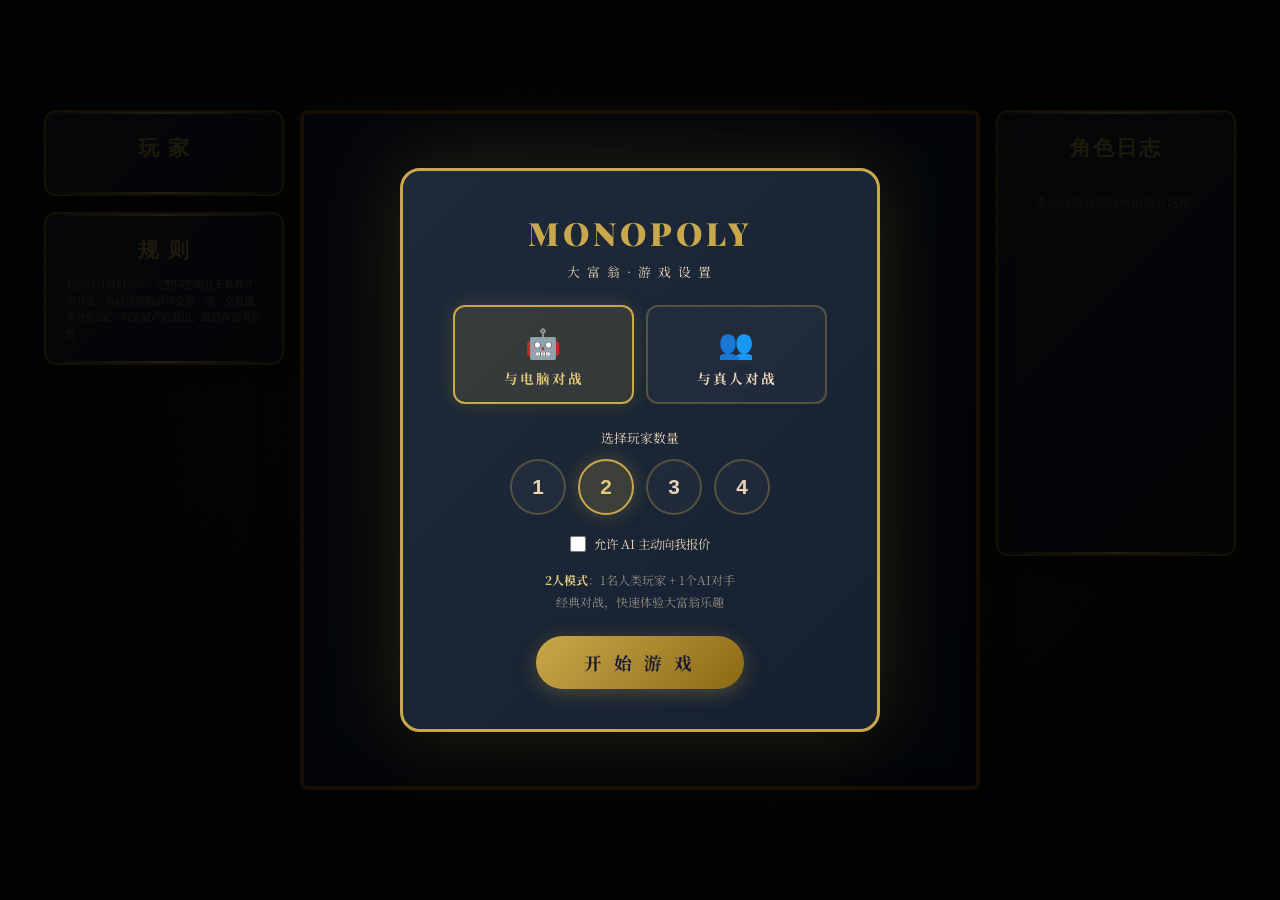
<file: monopoly.html>
<!DOCTYPE html>
<html lang="zh-CN">
<head>
<meta charset="UTF-8">
<meta name="viewport" content="width=device-width, initial-scale=1.0">
<title>大富翁 - Monopoly</title>
<link href="https://fonts.googleapis.com/css2?family=Playfair+Display:wght@400;700;900&family=Noto+Serif+SC:wght@400;600;700;900&family=Cormorant+Garamond:wght@400;600;700&display=swap" rel="stylesheet">
<style>
:root {
  --gold: #c9a84c;
  --gold-light: #e0c97f;
  --gold-dark: #8b6914;
  --bg: #1a1a2e;
  --text: #e8d5b7;
  --text-light: #f5ecd7;
  --red: #c0392b;
  --red-light: #e74c3c;
  --green: #27ae60;
  --blue: #2980b9;
  --orange: #e67e22;
  --pink: #e84393;
  --brown: #8b4513;
  --light-blue: #87ceeb;
  --dark-blue: #1a237e;
  --railroad: #555;
  --utility: #aaa;
  --p4-yellow: #f1c40f;
  --p4-green: #27ae60;
}

* { margin: 0; padding: 0; box-sizing: border-box; }

body {
  background: radial-gradient(ellipse at center, #1a1a2e 0%, #0a0a15 70%);
  min-height: 100vh;
  display: flex;
  justify-content: center;
  align-items: center;
  font-family: 'Noto Serif SC', 'Playfair Display', serif;
  overflow-x: hidden;
  position: relative;
}
body::before {
  content: '';
  position: fixed;
  inset: 0;
  pointer-events: none;
  z-index: 0;
  background:
    repeating-linear-gradient(45deg, transparent, transparent 2px, rgba(201,168,76,0.025) 2px, rgba(201,168,76,0.025) 4px),
    repeating-linear-gradient(-45deg, transparent, transparent 2px, rgba(201,168,76,0.025) 2px, rgba(201,168,76,0.025) 4px),
    radial-gradient(ellipse at 30% 20%, rgba(201,168,76,0.04) 0%, transparent 50%),
    radial-gradient(ellipse at 70% 80%, rgba(201,168,76,0.03) 0%, transparent 50%);
}
body::after {
  content: '';
  position: fixed;
  inset: 0;
  pointer-events: none;
  z-index: 0;
  background: url("data:image/svg+xml,%3Csvg viewBox='0 0 256 256' xmlns='http://www.w3.org/2000/svg'%3E%3Cfilter id='n'%3E%3CfeTurbulence type='fractalNoise' baseFrequency='0.9' numOctaves='4' stitchTiles='stitch'/%3E%3C/filter%3E%3Crect width='100%25' height='100%25' filter='url(%23n)' opacity='0.03'/%3E%3C/svg%3E");
  opacity: 0.6;
}

.game-wrapper { display: flex; gap: 24px; align-items: flex-start; padding: 20px; position: relative; z-index: 1; }

.side-panel,
.right-panel {
  display: flex;
  flex-direction: column;
  gap: 16px;
  width: 260px;
  min-width: 240px;
  max-width: 280px;
}

.right-panel #propertyPanel {
  width: 100%;
}

.log-panel {
  width: 100%;
  min-height: 260px;
}

.game-log-list {
  height: 360px;
  overflow-y: auto;
  overscroll-behavior: contain;
  -webkit-overflow-scrolling: touch;
  scrollbar-width: thin;
  scrollbar-color: var(--gold-dark) rgba(255,255,255,0.04);
  padding-right: 6px;
  scroll-behavior: smooth;
}

.game-log-list::-webkit-scrollbar { width: 8px; }
.game-log-list::-webkit-scrollbar-track { background: rgba(255,255,255,0.04); border-radius: 4px; }
.game-log-list::-webkit-scrollbar-thumb { background: var(--gold-dark); border-radius: 4px; }

.game-log-empty {
  color: rgba(232,213,183,0.45);
  font-size: 0.75rem;
  line-height: 1.6;
  padding: 18px 4px;
  text-align: center;
}

.game-log-entry {
  display: grid;
  grid-template-columns: 38px 18px minmax(0, 1fr);
  gap: 6px;
  align-items: start;
  padding: 9px 2px;
  border-bottom: 1px solid rgba(201,168,76,0.13);
}

.game-log-entry:last-child { border-bottom: none; }
.game-log-time { color: rgba(232,213,183,0.42); font-size: 0.65rem; line-height: 1.5; }
.game-log-icon { font-size: 0.78rem; line-height: 1.35; text-align: center; }
.game-log-copy { min-width: 0; font-size: 0.7rem; line-height: 1.5; color: var(--text); overflow-wrap: anywhere; }
.game-log-actor { color: var(--text-light); font-weight: 700; margin-right: 4px; }
.game-log-entry.type-gain .game-log-copy { color: #82e0aa; }
.game-log-entry.type-loss .game-log-copy { color: #ff9b90; }
.game-log-entry.type-property .game-log-copy,
.game-log-entry.type-building .game-log-copy,
.game-log-entry.type-auction .game-log-copy { color: var(--gold-light); }
.game-log-entry.type-jail .game-log-copy { color: #f5b56b; }
.game-log-entry.type-card .game-log-copy { color: #8fd3ff; }
.game-log-entry.type-system .game-log-copy { color: rgba(232,213,183,0.72); }

.game-log-new {
  display: none;
  width: 100%;
  margin-top: 10px;
  padding: 7px 10px;
  border: 1px solid var(--gold-dark);
  border-radius: 6px;
  background: rgba(201,168,76,0.12);
  color: var(--gold-light);
  font: inherit;
  font-size: 0.72rem;
  cursor: pointer;
}

.game-log-new.visible { display: block; animation: fadeIn 0.2s ease-out; }

.panel-card {
  background: linear-gradient(135deg, #1e2a3a 0%, #162030 100%);
  border: 2px solid var(--gold-dark);
  border-radius: 12px;
  padding: 20px;
  position: relative;
  overflow: hidden;
  box-shadow: 0 4px 20px rgba(0,0,0,0.5), inset 0 1px 0 rgba(201,168,76,0.1);
}

.panel-card::before, .panel-card::after {
  content: '';
  position: absolute;
  left: 0; right: 0;
  height: 2px;
  background: linear-gradient(90deg, transparent, var(--gold-light), transparent);
}
.panel-card::before { top: 0; }
.panel-card::after { bottom: 0; }

.panel-title {
  font-family: 'Playfair Display', serif;
  color: var(--gold);
  font-size: 1.3rem;
  font-weight: 700;
  text-align: center;
  letter-spacing: 2px;
  margin-bottom: 12px;
}

.player-item {
  display: flex;
  align-items: center;
  gap: 12px;
  padding: 10px 14px;
  border-radius: 8px;
  background: rgba(255,255,255,0.03);
  border: 1px solid rgba(201,168,76,0.15);
  transition: all 0.3s;
  margin-bottom: 6px;
}

.player-item.active {
  border-color: var(--gold);
  background: rgba(201,168,76,0.08);
  box-shadow: 0 0 20px rgba(201,168,76,0.15);
}

.player-token {
  width: 38px; height: 38px;
  border-radius: 50%;
  display: flex;
  align-items: center;
  justify-content: center;
  font-weight: 900;
  font-size: 1rem;
  color: white;
  flex-shrink: 0;
  box-shadow: 0 3px 10px rgba(0,0,0,0.4);
  position: relative;
}

.player-token::after {
  content: '';
  position: absolute;
  inset: -3px;
  border-radius: 50%;
  border: 2px solid rgba(255,255,255,0.3);
}

.player-details { flex: 1; min-width: 0; }
.player-name { color: var(--text-light); font-weight: 600; font-size: 0.9rem; }
.player-money {
  color: var(--gold-light);
  font-family: 'Cormorant Garamond', serif;
  font-size: 1.1rem;
  font-weight: 700;
}
.player-props { color: rgba(232,213,183,0.5); font-size: 0.7rem; margin-top: 2px; }

/* ===== BOARD ===== */
.board-outer {
  background: linear-gradient(135deg, #1a2744 0%, #0d1b36 100%);
  border: 4px solid var(--gold-dark);
  border-radius: 8px;
  padding: 6px;
  box-shadow: 0 0 40px rgba(201,168,76,0.15), 0 10px 40px rgba(0,0,0,0.6), inset 0 0 30px rgba(0,0,0,0.3);
}

.board-grid {
  display: grid;
  grid-template-columns: repeat(11, 1fr);
  grid-template-rows: repeat(11, 1fr);
  width: 660px; height: 660px;
  gap: 2px;
  position: relative;
}

.center-area {
  grid-column: 2 / 11; grid-row: 2 / 11;
  background: linear-gradient(135deg, #0d1b36 0%, #091428 100%);
  border: 2px solid rgba(201,168,76,0.2);
  border-radius: 4px;
  display: flex;
  flex-direction: column;
  align-items: center;
  justify-content: center;
  gap: 16px;
  position: relative;
  overflow: hidden;
}

.center-area::before {
  content: '大 富 翁';
  position: absolute;
  font-family: 'Playfair Display', serif;
  font-size: 3.5rem;
  font-weight: 900;
  color: rgba(201,168,76,0.08);
  letter-spacing: 10px;
  transform: rotate(-15deg);
  white-space: nowrap;
}

.game-logo {
  font-family: 'Playfair Display', serif;
  font-size: 2rem;
  font-weight: 900;
  color: var(--gold);
  text-align: center;
  letter-spacing: 6px;
  text-shadow: 0 0 20px rgba(201,168,76,0.3);
  z-index: 1;
}

.game-logo .sub { display: block; font-size: 0.7rem; letter-spacing: 4px; font-weight: 400; color: rgba(201,168,76,0.6); }

.dice-container { display: flex; justify-content: center; gap: 14px; margin: 8px 0; }

.dice {
  width: 52px; height: 52px;
  background: linear-gradient(145deg, #faf3e0, #e8d5b7);
  border-radius: 10px;
  display: grid;
  grid-template-columns: repeat(3, 1fr);
  grid-template-rows: repeat(3, 1fr);
  padding: 6px;
  box-shadow: 0 4px 15px rgba(0,0,0,0.5), inset 0 -2px 3px rgba(0,0,0,0.1);
  align-items: center; justify-items: center;
}

.dice.rolling { animation: diceRoll 0.5s ease-out; }

@keyframes diceRoll {
  0% { transform: rotate(0deg) scale(1); }
  25% { transform: rotate(90deg) scale(1.15); }
  50% { transform: rotate(200deg) scale(1.1); }
  75% { transform: rotate(310deg) scale(1.15); }
  100% { transform: rotate(360deg) scale(1); }
}

.dot { width: 10px; height: 10px; background: #2c1810; border-radius: 50%; }

.btn-roll {
  background: linear-gradient(135deg, var(--gold), var(--gold-dark));
  color: #1a1a2e;
  border: none;
  padding: 12px 36px;
  font-family: 'Noto Serif SC', serif;
  font-size: 1rem;
  font-weight: 700;
  border-radius: 50px;
  cursor: pointer;
  letter-spacing: 3px;
  box-shadow: 0 4px 15px rgba(201,168,76,0.3);
  transition: all 0.3s;
  z-index: 1;
}

.btn-roll:hover { transform: translateY(-2px); box-shadow: 0 6px 25px rgba(201,168,76,0.5); }
.btn-roll:active { transform: translateY(0); }
.btn-roll:disabled { opacity: 0.5; cursor: not-allowed; transform: none; }

.game-status { color: var(--text); font-size: 0.85rem; text-align: center; z-index: 1; min-height: 1.5em; }

/* ===== CELLS ===== */
.cell {
  border-radius: 3px;
  display: flex;
  flex-direction: column;
  align-items: center;
  justify-content: center;
  font-size: 0.55rem;
  text-align: center;
  cursor: pointer;
  transition: all 0.2s;
  position: relative;
  overflow: hidden;
  border: 1px solid rgba(201,168,76,0.1);
}

.cell:hover { z-index: 10; transform: scale(1.08); box-shadow: 0 0 15px rgba(201,168,76,0.3); }

.cell .color-bar { position: absolute; bottom: 0; left: 0; right: 0; height: 4px; }
.cell .cell-name {
  font-weight: 700;
  line-height: 1.2;
  font-size: 0.55rem;
  color: #f0e6d3;
  text-shadow: 0 1px 2px rgba(0,0,0,0.6);
  padding: 0 2px;
}
.cell .cell-price { font-size: 0.4rem; color: rgba(255,255,255,0.55); }

/* Color-coded cell names by property group */
.cell.property .cell-name { color: #f0e6d3; }
.cell.corner .cell-name { color: #e0c97f; font-size: 0.65rem; text-shadow: 0 0 6px rgba(201,168,76,0.4); }
.cell.chance .cell-name { color: #f5a098; }
.cell.chest .cell-name { color: #82e0aa; }
.cell.tax .cell-name { color: #f0c0a0; }
.cell.railroad .cell-name { color: #c0c0c0; }
.cell.utility .cell-name { color: #e0d8c8; }

.cell.corner { font-size: 0.65rem; font-weight: 700; letter-spacing: 1px; background: rgba(201,168,76,0.08) !important; border-color: rgba(201,168,76,0.3); }
.cell.property { background: rgba(255,255,255,0.03); }
.cell.chance { background: rgba(231,76,60,0.08); border-color: rgba(231,76,60,0.2); }
.cell.chest { background: rgba(46,204,113,0.08); border-color: rgba(46,204,113,0.2); }
.cell.tax { background: rgba(255,255,255,0.05); }
.cell.railroad { background: rgba(255,255,255,0.05); }
.cell.utility { background: rgba(255,255,255,0.05); }

.cell .tokens-on-cell { display: flex; gap: 1px; position: absolute; top: 2px; }
.cell .mini-token { width: 12px; height: 12px; border-radius: 50%; border: 1px solid rgba(255,255,255,0.5); }

.cell.owned { box-shadow: inset 0 0 8px rgba(201,168,76,0.2); }

/* Teleport mode highlight */
.cell.teleport-target {
  animation: teleportPulse 0.8s ease-in-out infinite;
  border-color: rgba(46, 204, 113, 0.5) !important;
  box-shadow: 0 0 12px rgba(46, 204, 113, 0.3), inset 0 0 8px rgba(46, 204, 113, 0.1);
}

.cell.teleport-target:hover {
  border-color: rgba(46, 204, 113, 0.9) !important;
  box-shadow: 0 0 25px rgba(46, 204, 113, 0.6), inset 0 0 15px rgba(46, 204, 113, 0.2);
  transform: scale(1.1);
  z-index: 15;
}

@keyframes teleportPulse {
  0%, 100% { box-shadow: 0 0 8px rgba(46, 204, 113, 0.2), inset 0 0 6px rgba(46, 204, 113, 0.08); }
  50% { box-shadow: 0 0 18px rgba(46, 204, 113, 0.45), inset 0 0 12px rgba(46, 204, 113, 0.15); }
}

/* House icons */
.cell .houses-row {
  display: flex;
  gap: 1px;
  position: absolute;
  bottom: 5px;
  left: 50%;
  transform: translateX(-50%);
}

.cell .house-icon {
  width: 6px; height: 6px;
  background: #2ecc71;
  border: 1px solid #27ae60;
  clip-path: polygon(0% 100%, 0% 40%, 50% 0%, 100% 40%, 100% 100%);
}

.cell .hotel-icon {
  width: 10px; height: 7px;
  background: #e74c3c;
  border: 1px solid #c0392b;
  border-radius: 2px;
}

/* ===== CELL HIGHLIGHT ===== */
.cell.current-pos {
  animation: cellGlow 1.2s ease-in-out infinite;
  z-index: 5;
}

@keyframes cellGlow {
  0%, 100% { box-shadow: 0 0 8px rgba(201,168,76,0.4), inset 0 0 8px rgba(201,168,76,0.15); }
  50% { box-shadow: 0 0 20px rgba(201,168,76,0.8), 0 0 35px rgba(201,168,76,0.4), inset 0 0 15px rgba(201,168,76,0.25); }
}

/* ===== PENALTY ANIMATION ===== */
#penaltyContainer {
  position: fixed;
  top: clamp(76px, 9vh, 112px);
  right: clamp(16px, 2.5vw, 38px);
  z-index: 270;
  display: flex;
  flex-direction: column;
  align-items: flex-end;
  gap: 10px;
  pointer-events: none;
}

.penalty-overlay {
  width: min(310px, calc(100vw - 32px));
  pointer-events: none;
}

.penalty-burst {
  display: flex;
  align-items: center;
  justify-content: space-between;
  width: 100%;
  min-height: 68px;
  padding: 12px 18px 12px 16px;
  gap: 14px;
  background: linear-gradient(135deg, rgba(45,20,25,0.98), rgba(27,23,33,0.98));
  border: 1px solid rgba(255,97,88,0.65);
  border-left: 4px solid #ff4f45;
  border-radius: 6px;
  box-shadow: 0 12px 32px rgba(0,0,0,0.52), 0 0 20px rgba(231,76,60,0.16);
  animation: penaltySlideIn 0.38s cubic-bezier(0.2, 0.85, 0.25, 1);
}

.penalty-amount {
  font-family: 'Cormorant Garamond', serif;
  font-size: 2.35rem;
  line-height: 1;
  font-weight: 900;
  color: #ff6259;
  text-shadow: 0 0 18px rgba(231,76,60,0.42), 0 3px 8px rgba(0,0,0,0.45);
  white-space: nowrap;
}

.penalty-label {
  font-size: 0.9rem;
  color: var(--text-light);
  letter-spacing: 1px;
  white-space: nowrap;
}

.penalty-overlay.fade-out {
  animation: penaltySlideOut 0.28s ease-in forwards;
}

@keyframes penaltySlideIn {
  from { transform: translateX(calc(100% + 48px)); opacity: 0; }
  to { transform: translateX(0); opacity: 1; }
}

@keyframes penaltySlideOut {
  from { transform: translateX(0); opacity: 1; }
  to { transform: translateX(calc(100% + 48px)); opacity: 0; }
}

/* ===== DICE RESULT OVERLAY ===== */
.dice-result-overlay {
  position: fixed;
  inset: 0;
  display: flex;
  align-items: center;
  justify-content: center;
  z-index: 250;
  pointer-events: none;
  animation: diceResultIn 0.3s ease-out;
}

.dice-result-content {
  display: flex;
  align-items: center;
  gap: 20px;
  background: linear-gradient(135deg, #1e2a3a 0%, #162030 100%);
  border: 3px solid var(--gold);
  border-radius: 20px;
  padding: 24px 40px;
  box-shadow: 0 15px 50px rgba(0,0,0,0.6), 0 0 60px rgba(201,168,76,0.25);
}

.dice-result-dice { display: flex; gap: 12px; }

.dice-result-die {
  width: 64px; height: 64px;
  background: linear-gradient(145deg, #faf3e0, #e8d5b7);
  border-radius: 14px;
  display: grid;
  grid-template-columns: repeat(3, 1fr);
  grid-template-rows: repeat(3, 1fr);
  padding: 8px;
  box-shadow: 0 4px 20px rgba(0,0,0,0.5), inset 0 -3px 4px rgba(0,0,0,0.1);
  align-items: center; justify-items: center;
  animation: dicePopIn 0.4s cubic-bezier(0.34, 1.56, 0.64, 1);
}

.dice-result-die:nth-child(2) { animation-delay: 0.15s; }
.dice-result-die .rdot { width: 13px; height: 13px; background: #2c1810; border-radius: 50%; }

@keyframes dicePopIn {
  0% { transform: scale(0) rotate(-180deg); opacity: 0; }
  100% { transform: scale(1) rotate(0deg); opacity: 1; }
}

.dice-result-info { display: flex; flex-direction: column; align-items: center; gap: 4px; }

.dice-result-total {
  font-family: 'Cormorant Garamond', serif;
  font-size: 2.8rem;
  font-weight: 700;
  color: var(--gold);
  line-height: 1;
  text-shadow: 0 0 15px rgba(201,168,76,0.4);
}

.dice-result-label { font-size: 0.8rem; color: var(--text); letter-spacing: 2px; }
.dice-result-double { font-family: 'Playfair Display', serif; font-size: 0.9rem; color: var(--gold-light); letter-spacing: 3px; animation: doublePulse 0.8s ease-in-out infinite; }

@keyframes doublePulse {
  0%, 100% { opacity: 0.6; transform: scale(1); }
  50% { opacity: 1; transform: scale(1.08); }
}

@keyframes diceResultIn { from { opacity: 0; transform: scale(0.8); } to { opacity: 1; transform: scale(1); } }
.dice-result-overlay.fade-out { animation: diceResultOut 0.3s ease-out forwards; }
@keyframes diceResultOut { from { opacity: 1; transform: scale(1); } to { opacity: 0; transform: scale(0.9); } }

/* ===== MOVING TOKEN ===== */
.moving-token {
  position: absolute;
  width: 16px; height: 16px;
  border-radius: 50%;
  z-index: 20;
  pointer-events: none;
  box-shadow: 0 0 15px currentColor, 0 2px 8px rgba(0,0,0,0.5);
  transition: left 0.18s ease-out, top 0.18s ease-out;
  border: 2px solid rgba(255,255,255,0.5);
}

.path-trace {
  position: absolute;
  width: 10px; height: 10px;
  border-radius: 50%;
  z-index: 8;
  pointer-events: none;
  animation: traceFade 0.6s ease-out forwards;
}

@keyframes traceFade {
  0% { opacity: 0.8; transform: scale(1); }
  100% { opacity: 0; transform: scale(0.3); }
}

/* ===== SETUP MODAL ===== */
.setup-overlay {
  position: fixed;
  inset: 0;
  background: rgba(0,0,0,0.85);
  display: flex;
  align-items: center;
  justify-content: center;
  z-index: 500;
  animation: fadeIn 0.5s;
}

.setup-card {
  background: linear-gradient(135deg, #1e2a3a 0%, #162030 100%);
  border: 3px solid var(--gold);
  border-radius: 20px;
  padding: 40px 50px;
  box-shadow: 0 0 80px rgba(201,168,76,0.2), 0 20px 60px rgba(0,0,0,0.5);
  animation: slideUp 0.5s ease-out;
  text-align: center;
  max-width: 480px;
  width: 90%;
}

.setup-title {
  font-family: 'Playfair Display', serif;
  font-size: 2rem;
  font-weight: 900;
  color: var(--gold);
  letter-spacing: 4px;
  margin-bottom: 8px;
}

.setup-subtitle {
  font-size: 0.8rem;
  color: var(--text);
  margin-bottom: 24px;
  letter-spacing: 2px;
}

.setup-players {
  display: flex;
  justify-content: center;
  gap: 12px;
  margin-bottom: 20px;
}

.setup-player-btn {
  width: 56px; height: 56px;
  border-radius: 50%;
  border: 2px solid rgba(201,168,76,0.3);
  background: rgba(255,255,255,0.03);
  color: var(--text);
  font-size: 1.3rem;
  font-weight: 700;
  cursor: pointer;
  transition: all 0.3s;
  display: flex;
  align-items: center;
  justify-content: center;
}

.setup-player-btn:hover { border-color: var(--gold); background: rgba(201,168,76,0.1); }
.setup-player-btn.selected { border-color: var(--gold); background: rgba(201,168,76,0.2); box-shadow: 0 0 20px rgba(201,168,76,0.3); color: var(--gold-light); }

.setup-description {
  font-size: 0.75rem;
  color: rgba(232,213,183,0.6);
  line-height: 1.8;
  margin-bottom: 24px;
}

.setup-description strong { color: var(--gold-light); }

.setup-check {
  display: flex;
  align-items: center;
  justify-content: center;
  gap: 8px;
  font-size: 0.78rem;
  color: var(--text);
  margin-bottom: 16px;
  cursor: pointer;
}
.setup-check input[type="checkbox"] {
  width: 16px; height: 16px;
  accent-color: var(--gold);
  cursor: pointer;
}

.btn-start {
  background: linear-gradient(135deg, var(--gold), var(--gold-dark));
  color: #1a1a2e;
  border: none;
  padding: 14px 48px;
  font-family: 'Noto Serif SC', serif;
  font-size: 1.1rem;
  font-weight: 700;
  border-radius: 50px;
  cursor: pointer;
  letter-spacing: 4px;
  box-shadow: 0 4px 20px rgba(201,168,76,0.3);
  transition: all 0.3s;
}

.btn-start:hover { transform: translateY(-2px); box-shadow: 0 8px 30px rgba(201,168,76,0.5); }
.btn-start:active { transform: translateY(0); }

/* ===== HOUSE UPGRADE PANEL ===== */
.house-upgrade-item {
  display: flex;
  align-items: center;
  justify-content: space-between;
  padding: 6px 0;
  border-bottom: 1px solid rgba(201,168,76,0.1);
  font-size: 0.65rem;
  color: var(--text);
}

.house-upgrade-item .prop-info { flex: 1; }
.house-upgrade-item .prop-name-u { font-weight: 600; color: var(--text-light); }
.house-upgrade-item .prop-houses { font-size: 0.6rem; color: rgba(232,213,183,0.5); }

.btn-house {
  padding: 3px 10px;
  font-size: 0.6rem;
  border-radius: 4px;
  border: 1px solid var(--gold);
  background: transparent;
  color: var(--gold-light);
  cursor: pointer;
  transition: all 0.2s;
  font-weight: 600;
  white-space: nowrap;
}

.btn-house:hover { background: rgba(201,168,76,0.15); }
.btn-house:disabled { opacity: 0.3; cursor: not-allowed; }

/* ===== MODAL ===== */
.modal-overlay {
  position: fixed;
  inset: 0;
  background: rgba(0,0,0,0.75);
  display: flex;
  align-items: center;
  justify-content: center;
  z-index: 100;
  animation: fadeIn 0.2s;
}

.modal-overlay.hidden { display: none; }

@keyframes fadeIn { from { opacity: 0; } to { opacity: 1; } }

.modal-card {
  background: linear-gradient(135deg, #1e2a3a 0%, #162030 100%);
  border: 3px solid var(--gold);
  border-radius: 16px;
  padding: 30px;
  max-width: 380px;
  width: 90%;
  box-shadow: 0 20px 60px rgba(0,0,0,0.7), 0 0 40px rgba(201,168,76,0.15);
  animation: slideUp 0.3s ease-out;
}

@keyframes slideUp { from { transform: translateY(30px); opacity: 0; } to { transform: translateY(0); opacity: 1; } }

.modal-title {
  font-family: 'Playfair Display', serif;
  color: var(--gold);
  font-size: 1.6rem;
  text-align: center;
  margin-bottom: 16px;
  letter-spacing: 2px;
}

.modal-body { color: var(--text); text-align: center; line-height: 1.8; margin-bottom: 20px; }
.modal-body .prop-name { font-size: 1.2rem; font-weight: 700; color: var(--gold-light); }
.modal-body .prop-price { font-size: 0.9rem; color: var(--text); }

.auction-bid-field {
  display: grid;
  grid-template-columns: auto minmax(0, 1fr);
  align-items: center;
  gap: 10px;
  max-width: 280px;
  margin: 14px auto 6px;
}

.auction-bid-prefix {
  color: var(--gold-light);
  font-size: 1.1rem;
  font-weight: 700;
}

.auction-bid-input {
  width: 100%;
  min-width: 0;
  padding: 10px 12px;
  border: 1px solid rgba(201,168,76,0.45);
  border-radius: 6px;
  background: rgba(255,255,255,0.06);
  color: var(--text-light);
  font: inherit;
  font-size: 1rem;
  text-align: right;
  outline: none;
}

.auction-bid-input:focus { border-color: var(--gold); box-shadow: 0 0 0 3px rgba(201,168,76,0.12); }
.auction-bid-input.invalid { border-color: var(--red-light); }
.auction-bid-help { min-height: 1.4em; font-size: 0.72rem; color: rgba(232,213,183,0.65); }
.auction-bid-error { min-height: 1.4em; font-size: 0.72rem; color: #ff8f83; }
.auction-status { margin-top: 8px; font-size: 0.75rem; color: var(--gold-light); }

.modal-buttons { display: flex; gap: 12px; justify-content: center; }

.trade-card { width: min(760px, 94vw); max-width: 760px; max-height: 90vh; overflow: hidden; padding: 24px; }
.trade-toolbar { display: grid; grid-template-columns: auto minmax(140px, 1fr) auto; gap: 10px; align-items: center; margin-bottom: 14px; color: var(--text); font-size: 0.78rem; }
.trade-toolbar select, .trade-money { min-width: 0; border: 1px solid rgba(201,168,76,0.45); border-radius: 6px; background: rgba(255,255,255,0.06); color: var(--text-light); padding: 8px 10px; font: inherit; }
.trade-toolbar option { color: #172235; }
.trade-columns { display: grid; grid-template-columns: minmax(0, 1fr) minmax(0, 1fr); gap: 16px; }
.trade-side { min-width: 0; text-align: left; }
.trade-side h3 { color: var(--gold-light); font-size: 0.9rem; margin-bottom: 8px; text-align: center; }
.trade-asset-list { height: min(30vh, 240px); overflow-y: auto; overscroll-behavior: contain; border: 1px solid rgba(201,168,76,0.18); border-radius: 6px; padding: 4px 10px; margin-bottom: 10px; }
.trade-asset-row { display: grid; grid-template-columns: auto minmax(0, 1fr) auto; gap: 8px; align-items: center; min-height: 42px; border-bottom: 1px solid rgba(201,168,76,0.13); font-size: 0.72rem; }
.trade-asset-row:last-child { border-bottom: none; }
.trade-asset-row small { display: block; color: rgba(232,213,183,0.52); }
.trade-input-row { display: grid; grid-template-columns: auto minmax(0, 1fr); gap: 8px; align-items: center; margin: 8px 0; font-size: 0.72rem; }
.trade-check { display: flex; gap: 8px; align-items: center; font-size: 0.72rem; }
.trade-summary { min-height: 24px; margin: 12px 0 4px; color: var(--gold-light); font-size: 0.75rem; text-align: center; }
.trade-error { min-height: 22px; color: #ff8f83; font-size: 0.72rem; text-align: center; }
.trade-empty { padding: 18px 4px; text-align: center; color: rgba(232,213,183,0.45); font-size: 0.72rem; }
.btn-trade { padding: 8px 22px; font-size: 0.78rem; background: transparent; color: var(--gold-light); border: 1px solid var(--gold); }

.btn {
  padding: 10px 28px;
  border-radius: 50px;
  font-family: 'Noto Serif SC', serif;
  font-weight: 700;
  font-size: 0.9rem;
  cursor: pointer;
  letter-spacing: 2px;
  transition: all 0.3s;
  border: none;
}

.btn-primary { background: linear-gradient(135deg, var(--gold), var(--gold-dark)); color: #1a1a2e; }
.btn-primary:hover { box-shadow: 0 4px 15px rgba(201,168,76,0.4); transform: translateY(-1px); }
.btn-secondary { background: transparent; border: 1px solid rgba(201,168,76,0.4); color: var(--text); }
.btn-secondary:hover { background: rgba(201,168,76,0.08); }

/* ===== NOTIFICATION ===== */
.notification {
  position: fixed;
  top: 20px;
  left: 50%;
  transform: translateX(-50%);
  background: linear-gradient(135deg, #1e2a3a, #162030);
  border: 2px solid var(--gold);
  border-radius: 12px;
  padding: 14px 28px;
  color: var(--text-light);
  font-family: 'Noto Serif SC', serif;
  z-index: 200;
  animation: notifIn 0.3s ease-out;
  box-shadow: 0 10px 30px rgba(0,0,0,0.5);
  text-align: center;
  max-width: 500px;
}

.notification.fade-out { animation: notifOut 0.3s ease-out forwards; }

@keyframes notifIn { from { transform: translateX(-50%) translateY(-20px); opacity: 0; } to { transform: translateX(-50%) translateY(0); opacity: 1; } }
@keyframes notifOut { from { transform: translateX(-50%) translateY(0); opacity: 1; } to { transform: translateX(-50%) translateY(-20px); opacity: 0; } }

/* ===== GAME OVER ===== */
.game-over-overlay {
  position: fixed;
  inset: 0;
  background: rgba(0,0,0,0.85);
  display: flex;
  align-items: center;
  justify-content: center;
  z-index: 300;
  animation: fadeIn 0.5s;
}

.game-over-card {
  background: linear-gradient(135deg, #1e2a3a, #162030);
  border: 3px solid var(--gold);
  border-radius: 20px;
  padding: 40px;
  text-align: center;
  box-shadow: 0 0 80px rgba(201,168,76,0.2);
  animation: slideUp 0.5s ease-out;
}

.game-over-title { font-family: 'Playfair Display', serif; font-size: 2.5rem; color: var(--gold); letter-spacing: 4px; margin-bottom: 12px; }
.game-over-winner { font-size: 1.4rem; color: var(--text-light); margin-bottom: 24px; }

@media (max-width: 1350px) {
  .game-wrapper { gap: 16px; }
  .side-panel,
  .right-panel { width: 240px; }
}

@media (max-width: 1000px) {
  .game-wrapper { flex-direction: column; align-items: center; width: 100%; padding: 12px; }
  .side-panel,
  .right-panel {
    flex-direction: row;
    min-width: auto;
    max-width: none;
    width: 100%;
    flex-wrap: wrap;
    justify-content: center;
  }
  .side-panel .panel-card { flex: 1; min-width: 200px; }
  .right-panel .panel-card { width: min(100%, 560px); }
  .game-log-list { height: min(42vh, 360px); }
  .board-grid { width: min(86vw, 660px); height: min(86vw, 660px); }
}

@media (max-width: 600px) {
  #penaltyContainer {
    top: 64px;
    right: 10px;
    gap: 8px;
  }

  .penalty-overlay {
    width: min(270px, calc(100vw - 20px));
  }

  .penalty-burst {
    min-height: 58px;
    padding: 10px 14px 10px 12px;
  }

  .penalty-amount { font-size: 2rem; }
  .penalty-label { font-size: 0.8rem; }
}

@media (max-width: 700px) {
  .trade-card { max-height: 94vh; padding: 16px; }
  .trade-toolbar { grid-template-columns: 1fr; }
  .trade-columns { grid-template-columns: 1fr; max-height: 60vh; overflow-y: auto; }
  .trade-asset-list { height: 145px; }
  .trade-card .modal-buttons { flex-wrap: wrap; }
}

/* ===== DEBT RELIEF MODAL ===== */
.debt-relief-card {
  width: min(620px, 94vw);
  max-height: 90vh;
  overflow: hidden;
}

.debt-relief-summary {
  position: sticky;
  top: 0;
  display: grid;
  grid-template-columns: 1fr 1fr;
  gap: 10px;
  padding: 12px;
  margin-bottom: 12px;
  border: 1px solid rgba(201,168,76,0.3);
  background: #182435;
}

.debt-relief-summary div:not(.debt-relief-track) {
  display: flex;
  justify-content: space-between;
  gap: 10px;
}

.debt-relief-summary strong { color: #ff8f83; }
.debt-relief-track {
  grid-column: 1 / -1;
  height: 8px;
  overflow: hidden;
  background: rgba(255,255,255,0.08);
}
.debt-relief-track > div {
  width: 0;
  height: 100%;
  background: var(--gold);
  transition: width 0.2s ease;
}
.debt-relief-assets {
  max-height: min(52vh, 420px);
  overflow-y: auto;
  overscroll-behavior: contain;
}
.debt-relief-row {
  display: grid;
  grid-template-columns: minmax(0, 1fr) auto;
  gap: 12px;
  align-items: center;
  min-height: 58px;
  padding: 10px 2px;
  border-bottom: 1px solid rgba(201,168,76,0.16);
}
.debt-relief-reason {
  display: block;
  color: rgba(232,213,183,0.55);
  font-size: 0.68rem;
}

@media (max-width: 700px) {
  .debt-relief-card { padding: 16px; max-height: 94vh; }
  .debt-relief-summary { grid-template-columns: 1fr; }
  .debt-relief-track { grid-column: 1; }
  .debt-relief-row { grid-template-columns: 1fr; }
  .debt-relief-row .btn-house { width: 100%; min-height: 40px; }
}

/* ===== MODE SELECTOR ===== */
.mode-selector {
  display: flex;
  gap: 12px;
  margin-bottom: 24px;
  justify-content: center;
}

.mode-btn {
  flex: 1;
  padding: 14px 20px;
  border-radius: 12px;
  border: 2px solid rgba(201,168,76,0.3);
  background: rgba(255,255,255,0.03);
  color: var(--text);
  cursor: pointer;
  transition: all 0.3s;
  font-family: 'Noto Serif SC', serif;
  font-size: 0.85rem;
  letter-spacing: 2px;
  text-align: center;
}

.mode-btn:hover { border-color: var(--gold); background: rgba(201,168,76,0.08); }
.mode-btn.selected {
  border-color: var(--gold);
  background: rgba(201,168,76,0.15);
  box-shadow: 0 0 20px rgba(201,168,76,0.2);
  color: var(--gold-light);
}

.mode-btn .mode-icon { display: block; font-size: 1.8rem; margin-bottom: 6px; }
.mode-btn .mode-label { font-weight: 700; }

/* ===== NAME INPUT ===== */
.name-input-group {
  display: flex;
  align-items: center;
  gap: 10px;
  margin-bottom: 10px;
  justify-content: center;
}

.name-input-color {
  width: 28px; height: 28px;
  border-radius: 50%;
  border: 2px solid rgba(255,255,255,0.3);
  flex-shrink: 0;
}

.name-input-field {
  padding: 8px 14px;
  border-radius: 8px;
  border: 1px solid rgba(201,168,76,0.3);
  background: rgba(255,255,255,0.05);
  color: var(--text-light);
  font-family: 'Noto Serif SC', serif;
  font-size: 0.85rem;
  text-align: center;
  width: 140px;
  outline: none;
  transition: border-color 0.3s;
}

.name-input-field:focus { border-color: var(--gold); }

.name-input-label {
  color: var(--text);
  font-size: 0.75rem;
  width: 50px;
  text-align: right;
  flex-shrink: 0;
}

/* ===== PASS DEVICE OVERLAY ===== */
.pass-overlay {
  position: fixed;
  inset: 0;
  background: rgba(0,0,0,0.9);
  display: flex;
  align-items: center;
  justify-content: center;
  z-index: 400;
  animation: fadeIn 0.3s;
  cursor: pointer;
}

.pass-card {
  background: linear-gradient(135deg, #1e2a3a 0%, #162030 100%);
  border: 3px solid var(--gold);
  border-radius: 20px;
  padding: 40px 50px;
  text-align: center;
  box-shadow: 0 0 60px rgba(201,168,76,0.2), 0 20px 60px rgba(0,0,0,0.5);
  animation: slideUp 0.4s ease-out;
  cursor: pointer;
  transition: transform 0.3s;
}

.pass-card:hover { transform: scale(1.02); }

.pass-icon {
  font-size: 3rem;
  margin-bottom: 16px;
  animation: passPulse 1.5s ease-in-out infinite;
}

@keyframes passPulse {
  0%, 100% { transform: scale(1); opacity: 0.8; }
  50% { transform: scale(1.1); opacity: 1; }
}

.pass-title {
  font-family: 'Playfair Display', serif;
  font-size: 1.8rem;
  color: var(--gold);
  letter-spacing: 3px;
  margin-bottom: 8px;
}

.pass-player-name {
  font-size: 1.5rem;
  font-weight: 700;
  color: var(--text-light);
  margin-bottom: 4px;
}

.pass-player-color {
  display: inline-block;
  width: 16px; height: 16px;
  border-radius: 50%;
  margin-right: 8px;
  vertical-align: middle;
}

.pass-hint {
  font-size: 0.8rem;
  color: rgba(232,213,183,0.5);
  margin-top: 16px;
  letter-spacing: 2px;
  animation: hintBlink 2s ease-in-out infinite;
}

@keyframes hintBlink {
  0%, 100% { opacity: 0.4; }
  50% { opacity: 1; }
}

/* ===== TURN INDICATOR ===== */
.turn-indicator {
  display: none;
  position: fixed;
  top: 16px;
  left: 50%;
  transform: translateX(-50%);
  z-index: 50;
  background: linear-gradient(135deg, #1e2a3a, #162030);
  border: 2px solid var(--gold);
  border-radius: 50px;
  padding: 8px 24px;
  font-family: 'Noto Serif SC', serif;
  font-size: 0.9rem;
  color: var(--gold-light);
  letter-spacing: 2px;
  animation: slideDown 0.3s ease-out;
  box-shadow: 0 4px 20px rgba(0,0,0,0.5);
}

@keyframes slideDown {
  from { transform: translateX(-50%) translateY(-40px); opacity: 0; }
  to { transform: translateX(-50%) translateY(0); opacity: 1; }
}
</style>
</head>
<body>

<!-- Setup Modal -->
<div class="setup-overlay" id="setupOverlay">
  <div class="setup-card">
    <div class="setup-title">MONOPOLY</div>
    <div class="setup-subtitle">大 富 翁 · 游 戏 设 置</div>
    <!-- Mode Selector -->
    <div class="mode-selector" id="modeSelector">
      <button class="mode-btn selected" data-mode="ai">
        <span class="mode-icon">🤖</span>
        <span class="mode-label">与电脑对战</span>
      </button>
      <button class="mode-btn" data-mode="human">
        <span class="mode-icon">👥</span>
        <span class="mode-label">与真人对战</span>
      </button>
    </div>
    <!-- Player Count -->
    <div style="font-size:0.8rem;color:var(--text);margin-bottom:12px;" id="playerCountLabel">选择玩家数量</div>
    <div class="setup-players" id="setupPlayers">
      <button class="setup-player-btn" data-count="1">1</button>
      <button class="setup-player-btn selected" data-count="2">2</button>
      <button class="setup-player-btn" data-count="3">3</button>
      <button class="setup-player-btn" data-count="4">4</button>
    </div>
    <!-- Name Inputs (visible in human mode) -->
    <div id="nameInputs" style="display:none; margin-top: 16px;"></div>
    <!-- AI Trade Setting (visible in AI mode) -->
    <label class="setup-check" id="aiTradeSetting">
      <input type="checkbox" id="allowAITradeCheck">
      <span>允许 AI 主动向我报价</span>
    </label>
    <!-- Description -->
    <div class="setup-description" id="setupDescription">
      <strong>2人模式</strong>：1名人类玩家 + 1个AI对手<br>
      经典对战，快速体验大富翁乐趣
    </div>
    <button class="btn-start" id="btnStartGame">开 始 游 戏</button>
  </div>
</div>

<div class="game-wrapper">
  <div class="side-panel">
    <div class="panel-card">
      <div class="panel-title">玩 家</div>
      <div class="player-info" id="playerInfo"></div>
    </div>
    <div class="panel-card" id="housePanel" style="display:none;">
      <div class="panel-title">🏠 房屋升级</div>
      <div id="houseList" style="font-size:0.7rem;color:var(--text);max-height:250px;overflow-y:auto;"></div>
    </div>
    <div class="panel-card">
      <div class="panel-title">规 则</div>
      <div style="font-size:0.65rem;color:rgba(232,213,183,0.6);line-height:1.6;">
        起点经过得$1000 · 完整同色组且无抵押才可开发 · 每回合掷骰前可交易一次 · 交易最多还价2轮 · 玩家破产后退出，最后存活者获胜
      </div>
    </div>
  </div>

  <div class="board-container">
    <div class="board-outer">
      <div class="board-grid" id="boardGrid"></div>
    </div>
  </div>

  <div class="right-panel">
    <div class="panel-card" id="propertyPanel" style="display:none;">
      <div class="panel-title">地 产</div>
      <div id="propertyList" style="font-size:0.7rem;color:var(--text);max-height:420px;overflow-y:auto;"></div>
    </div>
    <div class="panel-card log-panel" id="gameLogPanel">
      <div class="panel-title">角色日志</div>
      <div class="game-log-list" id="gameLogList" tabindex="0" aria-live="polite">
        <div class="game-log-empty">重大经历会按时间记录在这里</div>
      </div>
      <button class="game-log-new" id="btnNewGameLogs" type="button">有新日志 · 查看最新</button>
    </div>
  </div>
</div>

<!-- Buy Modal -->
<div class="modal-overlay hidden" id="buyModal">
  <div class="modal-card">
    <div class="modal-title" id="buyModalTitle">购买地产</div>
    <div class="modal-body" id="buyModalBody"></div>
    <div class="modal-buttons">
      <button class="btn btn-primary" id="btnBuy">购 买</button>
      <button class="btn btn-secondary" id="btnSkip">跳 过</button>
    </div>
  </div>
</div>

<!-- Card Modal -->
<div class="modal-overlay hidden" id="cardModal">
  <div class="modal-card">
    <div class="modal-title" id="cardModalTitle"></div>
    <div class="modal-body" id="cardModalBody"></div>
    <div class="modal-buttons">
      <button class="btn btn-primary" id="btnCardOk">确 定</button>
    </div>
  </div>
</div>

<!-- Auction -->
<div class="modal-overlay hidden" id="auctionModal">
  <div class="modal-card">
    <div class="modal-title" id="auctionTitle">拍卖</div>
    <div class="modal-body" id="auctionBody"></div>
    <div class="modal-buttons">
      <button class="btn btn-primary" id="btnAuctionBid">出 价</button>
      <button class="btn btn-secondary" id="btnAuctionPass">跳 过</button>
    </div>
  </div>
</div>

<!-- Jail Decision -->
<div class="modal-overlay hidden" id="jailDecisionModal">
  <div class="modal-card">
    <div class="modal-title" id="jailDecisionTitle">入 狱</div>
    <div class="modal-body" id="jailDecisionBody"></div>
    <div class="modal-buttons">
      <button class="btn btn-primary" id="btnJailRelease">立即出狱</button>
      <button class="btn btn-secondary" id="btnJailStay">暂不出狱</button>
    </div>
  </div>
</div>

<!-- Human Debt Relief -->
<div class="modal-overlay hidden" id="debtReliefModal">
  <div class="modal-card debt-relief-card" role="dialog" aria-modal="true"
       aria-labelledby="debtReliefTitle">
    <div class="modal-title" id="debtReliefTitle">债务处置中心</div>
    <div class="debt-relief-summary">
      <div><span>当前现金</span><strong id="debtReliefCash">$0</strong></div>
      <div><span>仍需筹集</span><strong id="debtReliefNeeded">$0</strong></div>
      <div class="debt-relief-track" aria-hidden="true">
        <div id="debtReliefProgress"></div>
      </div>
    </div>
    <div class="debt-relief-assets" id="debtReliefAssets"></div>
    <div class="trade-error" id="debtReliefStatus" aria-live="polite"></div>
  </div>
</div>

<!-- Property Trade -->
<div class="modal-overlay hidden" id="tradeModal">
  <div class="modal-card trade-card">
    <div class="modal-title" id="tradeModalTitle">地产交易</div>
    <div class="trade-toolbar">
      <label for="tradeTarget">交易对象</label>
      <select id="tradeTarget" onchange="changeTradeTarget()"></select>
      <span id="tradeCounterStatus">还价 0/2</span>
    </div>
    <div class="trade-columns">
      <section class="trade-side">
        <h3 id="tradeOfferTitle">你提供</h3>
        <div class="trade-asset-list" id="tradeOfferList"></div>
        <label class="trade-input-row">现金
          <input class="trade-money" id="tradeOfferCash" type="number" min="0" step="50" inputmode="numeric" value="0">
        </label>
        <label class="trade-check"><input id="tradeOfferCard" type="checkbox"> 出狱免费卡</label>
      </section>
      <section class="trade-side">
        <h3 id="tradeRequestTitle">希望获得</h3>
        <div class="trade-asset-list" id="tradeRequestList"></div>
        <label class="trade-input-row">现金
          <input class="trade-money" id="tradeRequestCash" type="number" min="0" step="50" inputmode="numeric" value="0">
        </label>
        <label class="trade-check"><input id="tradeRequestCard" type="checkbox"> 出狱免费卡</label>
      </section>
    </div>
    <div class="trade-summary" id="tradeSummary"></div>
    <div class="trade-error" id="tradeError" aria-live="polite"></div>
    <div class="modal-buttons" id="tradeComposeButtons">
      <button class="btn btn-primary" id="btnTradeSubmit" onclick="submitTradeComposer()">提交报价</button>
      <button class="btn btn-secondary" id="btnTradeCancel" onclick="cancelTrade()">取消</button>
    </div>
    <div class="modal-buttons" id="tradeReviewButtons" style="display:none;">
      <button class="btn btn-primary" id="btnTradeAccept" onclick="acceptTrade()">接受</button>
      <button class="btn btn-secondary" id="btnTradeCounter" onclick="prepareCounterTrade()">还价</button>
      <button class="btn btn-secondary" id="btnTradeReject" onclick="rejectTrade()">拒绝</button>
    </div>
  </div>
</div>

<!-- Game Over -->
<div id="gameOverOverlay" class="game-over-overlay" style="display:none;">
  <div class="game-over-card">
    <div class="game-over-title" id="gameOverTitle"></div>
    <div class="game-over-winner" id="gameOverWinner"></div>
    <button class="btn btn-primary" onclick="location.reload()">再来一局</button>
  </div>
</div>

<!-- Pass Device Overlay (for human vs human mode) -->
<div id="passOverlay" class="pass-overlay" style="display:none;" onclick="confirmPassDevice()">
  <div class="pass-card">
    <div class="pass-icon">↗️</div>
    <div class="pass-title">PASS THE DEVICE</div>
    <div style="margin-bottom: 16px;">
      <span class="pass-player-color" id="passPlayerColor" style="display:inline-block;width:20px;height:20px;border-radius:50%;vertical-align:middle;"></span>
      <span class="pass-player-name" id="passPlayerName"></span>
    </div>
    <div>轮到你了！</div>
    <div class="pass-hint">点击屏幕开始你的回合</div>
  </div>
</div>

<!-- Turn Indicator -->
<div class="turn-indicator" id="turnIndicator">
  <span id="turnIndicatorText"></span>
</div>

<div id="notificationContainer"></div>
<div id="diceResultOverlay" class="dice-result-overlay" style="display:none;"></div>
<div id="penaltyContainer"></div>

<script>
// ==================== GAME DATA ====================
const BOARD_SIZE = 40;

const COLOR_GROUPS = {
  brown: [1, 3],
  lightBlue: [5, 6],
  pink: [8, 9],
  orange: [11, 13, 14],
  red: [16, 17, 19],
  yellow: [21, 23, 24],
  green: [26, 27, 29],
  darkBlue: [31, 32],
  gold: [34, 36],
};

const GROUP_COLORS = {
  brown: '#8b4513', lightBlue: '#87ceeb', pink: '#e84393', orange: '#e67e22',
  red: '#e74c3c', yellow: '#f1c40f', green: '#27ae60', darkBlue: '#1a237e',
  gold: '#c9a84c',
};

// 建房费: 低级区500, 中级区1000, 高级区2000（规则文档第115-118行）
const HOUSE_COST = {
  brown: 500, lightBlue: 500, pink: 500,
  orange: 1000, red: 1000,
  yellow: 2000, green: 2000, darkBlue: 2000, gold: 2000,
};

// 租金倍率: 0=空地1x, 1=房屋3x, 2=公寓6x, 3=酒店12x, 4=地标20x（规则文档第94-99行）
const RENT_MULTIPLIER = [1, 3, 6, 12, 20];

// 建筑等级名称（规则文档第84-89行）
const HOUSE_LEVEL_NAMES = ['空地', '房屋', '公寓', '酒店', '地标'];

// SPACES: baseRent = 地价 × 10%（规则文档第79行）
const SPACES = [
  { type: 'go',          name: '起 点',       group: null,       price: null, baseRent: null,  icon: '→' },
  { type: 'property',    name: '郊区小径',      group: 'brown',    price: 600,  baseRent: 60 },
  { type: 'destiny',     name: '命 运',        group: null,       price: null, baseRent: null,  icon: '◆' },
  { type: 'property',    name: '田园路',        group: 'brown',    price: 600,  baseRent: 60 },
  { type: 'tax',         name: '所得税',       group: null,       price: null, baseRent: null,  icon: '💰' },
  { type: 'property',    name: '山谷道',        group: 'lightBlue',price: 600,  baseRent: 60 },
  { type: 'property',    name: '林间路',        group: 'lightBlue',price: 600,  baseRent: 60 },
  { type: 'chance',      name: '机 会',        group: null,       price: null, baseRent: null,  icon: '?' },
  { type: 'property',    name: '湖畔道',        group: 'pink',     price: 600,  baseRent: 60 },
  { type: 'property',    name: '春风路',        group: 'pink',     price: 600,  baseRent: 60 },
  { type: 'jail',        name: '监狱/探视',     group: null,       price: null, baseRent: null,  icon: '⚖' },
  { type: 'property',    name: '商业一街',      group: 'orange',   price: 1200, baseRent: 120 },
  { type: 'destiny',     name: '命 运',        group: null,       price: null, baseRent: null,  icon: '◆' },
  { type: 'property',    name: '商业二街',      group: 'orange',   price: 1200, baseRent: 120 },
  { type: 'property',    name: '商业三街',      group: 'orange',   price: 1200, baseRent: 120 },
  { type: 'chance',      name: '机 会',        group: null,       price: null, baseRent: null,  icon: '?' },
  { type: 'property',    name: '锦绣路',        group: 'red',      price: 1200, baseRent: 120 },
  { type: 'property',    name: '明珠大道',      group: 'red',      price: 1200, baseRent: 120 },
  { type: 'destiny',     name: '命 运',        group: null,       price: null, baseRent: null,  icon: '◆' },
  { type: 'property',    name: '星光道',        group: 'red',      price: 1200, baseRent: 120 },
  { type: 'freeParking', name: '免费停车',      group: null,       price: null, baseRent: null,  icon: 'P' },
  { type: 'property',    name: '中央一街',      group: 'yellow',   price: 2500, baseRent: 250 },
  { type: 'chance',      name: '机 会',        group: null,       price: null, baseRent: null,  icon: '?' },
  { type: 'property',    name: '中央二街',      group: 'yellow',   price: 2500, baseRent: 250 },
  { type: 'property',    name: '中央广场',      group: 'yellow',   price: 2500, baseRent: 250 },
  { type: 'destiny',     name: '命 运',        group: null,       price: null, baseRent: null,  icon: '◆' },
  { type: 'property',    name: '金融大道',      group: 'green',    price: 2500, baseRent: 250 },
  { type: 'property',    name: '世纪路',        group: 'green',    price: 2500, baseRent: 250 },
  { type: 'chance',      name: '机 会',        group: null,       price: null, baseRent: null,  icon: '?' },
  { type: 'property',    name: '国际中心',      group: 'green',    price: 2500, baseRent: 250 },
  { type: 'goToJail',    name: '前往监狱',      group: null,       price: null, baseRent: null,  icon: '🔒' },
  { type: 'property',    name: '黄金海岸',      group: 'darkBlue', price: 4000, baseRent: 400 },
  { type: 'property',    name: '钻石路',        group: 'darkBlue', price: 4000, baseRent: 400 },
  { type: 'destiny',     name: '命 运',        group: null,       price: null, baseRent: null,  icon: '◆' },
  { type: 'property',    name: '帝王台',        group: 'gold',     price: 4000, baseRent: 400 },
  { type: 'chance',      name: '机 会',        group: null,       price: null, baseRent: null,  icon: '?' },
  { type: 'property',    name: '至尊道',        group: 'gold',     price: 4000, baseRent: 400 },
  { type: 'destiny',     name: '命 运',        group: null,       price: null, baseRent: null,  icon: '◆' },
  { type: 'tax',         name: '豪宅税',       group: null,       price: null, baseRent: null,  icon: '💎' },
  { type: 'destiny',     name: '命 运',        group: null,       price: null, baseRent: null,  icon: '◆' },
];

const CHANCE_CARDS = [
  { text: '银行发放红利！获得 $500', action: (p) => { p.money += 500; return '获得 $500！'; } },
  { text: '中奖了！获得 $1000', action: (p) => { p.money += 1000; return '获得 $1000！'; } },
  { text: '出狱免费卡！如果入狱可立即出狱', action: (p) => { p.hasGetOutOfJailCard = true; return '获得出狱免费卡！'; } },
  { text: '汽车维修费 $300', action: (p) => { p.money -= 300; return '支付 $300 维修费。'; } },
  { text: '医疗支出 $500', action: (p) => { p.money -= 500; return '支付 $500 医疗费。'; } },
  { text: '后退 3 步', action: (p) => { p.position = (p.position - 3 + BOARD_SIZE) % BOARD_SIZE; return '后退 3 步。'; } },
  { text: '前进到起点，获得 $1000', action: (p) => { p.position = 0; p.money += 1000; return '前进到起点，获得 $1000！'; } },
  { text: '生日快乐！每位玩家给你 $100', action: (p) => {
    let total = 0;
    players.forEach(op => { if (op !== p) { op.money -= 100; total += 100; } });
    p.money += total; return `获得 $${total}！`;
  }},
  { text: '房屋维修费 $400', action: (p) => { p.money -= 400; return '支付 $400 维修费。'; } },
  { text: '前进到免费停车', action: (p) => { p.position = 20; return '前进到免费停车。'; } },
  { text: '前往监狱', action: (p) => { p.position = 10; p.inJail = true; p.jailTurns = 0; return '直接进监狱！'; } },
  { text: '捡到钱！获得 $300', action: (p) => { p.money += 300; return '获得 $300！'; } },
];

const DESTINY_CARDS = [
  { text: '继承遗产！获得 $3000', action: (p) => { p.money += 3000; return '获得 $3000！'; } },
  { text: '投资失败，失去 $3000', action: (p) => { p.money -= 3000; return '失去 $3000。'; } },
  { text: '前往监狱', action: (p) => { p.position = 10; p.inJail = true; p.jailTurns = 0; return '被送进监狱！'; } },
  { text: '任意传送！', action: (p) => {
    const newPos = Math.floor(Math.random() * BOARD_SIZE);
    p.position = newPos;
    return `传送到 ${SPACES[newPos].name}！`;
  }},
  { text: '获得 $2000 奖金', action: (p) => { p.money += 2000; return '获得 $2000！'; } },
  { text: '缴纳罚款 $1500', action: (p) => { p.money -= 1500; return '支付 $1500 罚款。'; } },
  { text: '前进到起点，获得 $1000', action: (p) => { p.position = 0; p.money += 1000; return '前进到起点，获得 $1000！'; } },
  { text: '出狱免费卡！', action: (p) => { p.hasGetOutOfJailCard = true; return '获得出狱免费卡！'; } },
  { text: '股市崩盘，失去 $2000', action: (p) => { p.money -= 2000; return '失去 $2000。'; } },
  { text: '中大奖！获得 $2500', action: (p) => { p.money += 2500; return '获得 $2500！'; } },
  { text: '后退 2 步', action: (p) => { p.position = (p.position - 2 + BOARD_SIZE) % BOARD_SIZE; return '后退 2 步。'; } },
  { text: '银行错误赔付 $1500', action: (p) => { p.money += 1500; return '获得 $1500！'; } },
];

// ==================== GAME STATE ====================
let players = [];
let currentPlayerIndex = 0;
let gameOver = false;
let freeParkingMoney = 0;
let humanPlayerCount = 2;
let totalPlayers = 2;
let gameMode = 'ai'; // 'ai' or 'human'
let allowAIInitiatedHumanTrades = false; // AI 模式开局设置：允许 AI 主动向真人报价
let houseOwnership = {}; // { pos: houses }
let mortgageStatus = {}; // { pos: true } = 已抵押（规则文档第137-143行）
let lastDiceRoll = [1, 1]; // [d1, d2]
let teleportMode = false; // 传送选择模式
let teleportData = null; // { player, isDouble, d1, d2 }
let tradeState = null;
let tradeWindow = { playerId: null, available: false, locked: false };
let debtReliefState = null;
let nextTradeId = 1;
let stalemateState = {
  inactiveRounds: 0,
  activityThisRound: false,
  turnsSeen: new Set(),
  tier: 0,
};
let gameLogs = [];
let nextGameLogId = 1;
let logAutoFollow = true;
let logProgrammaticScroll = false;
const MAX_GAME_LOGS = 200;

const PLAYER_COLORS = ['#e74c3c', '#2980b9', '#27ae60', '#f1c40f'];
const PLAYER_TOKEN_LABELS = ['你', 'CPU', 'CPU', 'CPU'];

function isPlayerActive(player) {
  return Boolean(player) && !player.bankrupt;
}

function createTradeBundle() {
  return { propertyIds: [], cash: 0, jailCard: false };
}

function normalizeTradeBundle(bundle) {
  bundle = bundle || {};
  const propertyIds = Array.isArray(bundle.propertyIds) ? bundle.propertyIds : [];
  return {
    propertyIds: [...new Set(propertyIds.map(Number))],
    cash: Math.max(0, Math.floor(Number(bundle.cash) || 0)),
    jailCard: Boolean(bundle.jailCard),
  };
}

function openTradeWindowForPlayer(player) {
  tradeWindow = { playerId: player.id, available: true, locked: false };
}

function consumeTradeWindow() {
  tradeWindow.available = false;
  tradeWindow.locked = false;
}

function canCurrentPlayerRoll() {
  const player = players[currentPlayerIndex];
  return !gameOver && isPlayerActive(player) && player.isHuman
    && !tradeWindow.locked && !tradeState && !debtReliefState;
}

function formatLogTime(date) {
  const hours = String(date.getHours()).padStart(2, '0');
  const minutes = String(date.getMinutes()).padStart(2, '0');
  return `${hours}:${minutes}`;
}

function createGameLogEntry({ id, timestamp, type, actor, message }) {
  return {
    id,
    timestamp: typeof timestamp === 'string' ? timestamp : formatLogTime(timestamp),
    type,
    actor: actor || '',
    message,
  };
}

function appendCappedGameLog(entries, entry, limit = MAX_GAME_LOGS) {
  return [...entries, entry].slice(-limit);
}

const LOG_TYPE_META = {
  gain: { icon: '▲', label: '收益' },
  loss: { icon: '▼', label: '支出' },
  property: { icon: '■', label: '地产' },
  auction: { icon: '◆', label: '拍卖' },
  card: { icon: '✦', label: '卡牌' },
  jail: { icon: '▣', label: '监狱' },
  building: { icon: '⌂', label: '建筑' },
  system: { icon: '•', label: '系统' },
};

function isGameLogNearBottom(container) {
  return container.scrollHeight - container.scrollTop - container.clientHeight <= 32;
}

function scrollGameLogToBottom(behavior = 'smooth') {
  const list = document.getElementById('gameLogList');
  if (!list) return;
  logAutoFollow = true;
  logProgrammaticScroll = true;
  const previousBehavior = list.style.scrollBehavior;
  list.style.scrollBehavior = behavior === 'smooth' ? 'smooth' : 'auto';
  list.scrollTop = list.scrollHeight;
  requestAnimationFrame(() => {
    list.style.scrollBehavior = previousBehavior;
    logProgrammaticScroll = false;
  });
  document.getElementById('btnNewGameLogs')?.classList.remove('visible');
}

function renderGameLogs({ forceBottom = false } = {}) {
  const list = document.getElementById('gameLogList');
  const newButton = document.getElementById('btnNewGameLogs');
  if (!list || !newButton) return;

  const shouldFollow = forceBottom || logAutoFollow || isGameLogNearBottom(list);
  const previousScrollTop = list.scrollTop;
  if (gameLogs.length === 0) {
    list.innerHTML = '<div class="game-log-empty">重大经历会按时间记录在这里</div>';
  } else {
    list.innerHTML = gameLogs.map(entry => {
      const meta = LOG_TYPE_META[entry.type] || LOG_TYPE_META.system;
      return `<article class="game-log-entry type-${entry.type}" data-log-id="${entry.id}" title="${meta.label}">
        <time class="game-log-time">${escapeHTML(entry.timestamp)}</time>
        <span class="game-log-icon" aria-hidden="true">${meta.icon}</span>
        <div class="game-log-copy">
          ${entry.actor ? `<span class="game-log-actor">${escapeHTML(entry.actor)}</span>` : ''}
          ${escapeHTML(entry.message)}
        </div>
      </article>`;
    }).join('');
  }

  if (shouldFollow) {
    requestAnimationFrame(() => scrollGameLogToBottom(forceBottom ? 'auto' : 'smooth'));
  } else {
    list.scrollTop = previousScrollTop;
    newButton.classList.add('visible');
  }
}

function addGameLog(type, actor, message, timestamp = new Date()) {
  const entry = createGameLogEntry({
    id: nextGameLogId++,
    timestamp,
    type: LOG_TYPE_META[type] ? type : 'system',
    actor,
    message,
  });
  gameLogs = appendCappedGameLog(gameLogs, entry, MAX_GAME_LOGS);
  renderGameLogs();
  return entry;
}

function initGameLogInteractions() {
  const list = document.getElementById('gameLogList');
  const newButton = document.getElementById('btnNewGameLogs');
  if (!list || !newButton || list.dataset.ready === 'true') return;
  list.dataset.ready = 'true';
  list.addEventListener('scroll', () => {
    if (logProgrammaticScroll) return;
    logAutoFollow = isGameLogNearBottom(list);
    if (logAutoFollow) newButton.classList.remove('visible');
  }, { passive: true });
  newButton.addEventListener('click', () => scrollGameLogToBottom('auto'));
}

function escapeHTML(value) {
  return String(value).replace(/[&<>"']/g, ch => ({
    '&': '&amp;', '<': '&lt;', '>': '&gt;', '"': '&quot;', "'": '&#39;',
  }[ch]));
}

function sanitizePlayerName(value, fallback) {
  const cleaned = String(value || '')
    .replace(/[\u0000-\u001F\u007F]/g, '')
    .replace(/[<>&"']/g, '')
    .trim()
    .slice(0, 6);
  return cleaned || fallback;
}

function checkAllBankruptcies(creditor = null, resume = null) {
  for (const player of [...players]) {
    if (gameOver) return true;
    if (player.money < 0 && checkBankruptcy(player, creditor, resume)) return true;
  }
  return false;
}

// ==================== SETUP ====================
let selectedCount = 2;

// Mode selector
document.getElementById('modeSelector').addEventListener('click', (e) => {
  const btn = e.target.closest('.mode-btn');
  if (!btn) return;
  gameMode = btn.dataset.mode;
  document.querySelectorAll('.mode-btn').forEach(b => b.classList.remove('selected'));
  btn.classList.add('selected');

  if (gameMode === 'ai') {
    document.getElementById('playerCountLabel').textContent = '选择玩家数量';
    document.getElementById('nameInputs').style.display = 'none';
    document.getElementById('aiTradeSetting').style.display = '';
    // Show all 1-4 buttons
    document.querySelectorAll('.setup-player-btn').forEach(b => b.style.display = '');
    if (selectedCount === 1) selectedCount = 2;
    document.querySelectorAll('.setup-player-btn').forEach(b => b.classList.remove('selected'));
    document.querySelector('.setup-player-btn[data-count="2"]').classList.add('selected');
    updateSetupDescription();
  } else {
    document.getElementById('playerCountLabel').textContent = '选择玩家数量（真人）';
    document.getElementById('aiTradeSetting').style.display = 'none';
    // Hide 1-player button (need at least 2 for human vs human)
    document.querySelector('.setup-player-btn[data-count="1"]').style.display = 'none';
    if (selectedCount === 1) selectedCount = 2;
    document.querySelectorAll('.setup-player-btn').forEach(b => b.classList.remove('selected'));
    document.querySelector('.setup-player-btn[data-count="2"]').classList.add('selected');
    updateSetupDescription();
    updateNameInputs();
  }
});

// Player count selector
document.getElementById('setupPlayers').addEventListener('click', (e) => {
  const btn = e.target.closest('.setup-player-btn');
  if (!btn) return;
  selectedCount = parseInt(btn.dataset.count);
  document.querySelectorAll('.setup-player-btn').forEach(b => b.classList.remove('selected'));
  btn.classList.add('selected');
  updateSetupDescription();
  if (gameMode === 'human') updateNameInputs();
});

function updateSetupDescription() {
  const isAI = gameMode === 'ai';
  const descriptions = {
    1: { ai: '<strong>单人模式</strong>：1名人类玩家<br>与AI对战，练习策略', human: '' },
    2: { ai: '<strong>2人模式</strong>：1名人类玩家 + 1个AI对手<br>经典对战，快速体验大富翁乐趣', human: '<strong>2人对战</strong>：2名真人玩家<br>轮流操作，本地热座对战' },
    3: { ai: '<strong>3人模式</strong>：1名人类玩家 + 2个AI对手<br>多人混战，竞争更激烈', human: '<strong>3人对战</strong>：3名真人玩家<br>轮流操作，三分天下' },
    4: { ai: '<strong>4人模式</strong>：1名人类玩家 + 3个AI对手<br>终极挑战，谁是地产之王？', human: '<strong>4人对战</strong>：4名真人玩家<br>终极混战，群雄逐鹿' },
  };
  const desc = descriptions[selectedCount];
  document.getElementById('setupDescription').innerHTML = isAI ? desc.ai : desc.human;
}

function updateNameInputs() {
  const container = document.getElementById('nameInputs');
  container.style.display = 'block';
  const defaultNames = ['玩家一', '玩家二', '玩家三', '玩家四'];
  let html = '';
  for (let i = 0; i < selectedCount; i++) {
    html += `<div class="name-input-group">
      <span class="name-input-label">玩家${i + 1}</span>
      <span class="name-input-color" style="background:${PLAYER_COLORS[i]};"></span>
      <input class="name-input-field" id="playerName${i}" value="${defaultNames[i]}" maxlength="6" placeholder="输入名字">
    </div>`;
  }
  container.innerHTML = html;
}

document.getElementById('btnStartGame').addEventListener('click', () => {
  if (gameMode === 'ai') {
    humanPlayerCount = 1;
    totalPlayers = selectedCount;
  } else {
    humanPlayerCount = selectedCount;
    totalPlayers = selectedCount;
  }
  document.getElementById('setupOverlay').style.display = 'none';
  initGame();
});

function initGame() {
  houseOwnership = {};
  mortgageStatus = {};
  teleportMode = false; teleportData = null;
  gameLogs = [];
  nextGameLogId = 1;
  logAutoFollow = true;
  tradeState = null;
  tradeWindow = { playerId: null, available: false, locked: false };
  debtReliefState = null;
  nextTradeId = 1;
  allowAIInitiatedHumanTrades = document.getElementById('allowAITradeCheck')?.checked || false;
  stalemateState = { inactiveRounds: 0, activityThisRound: false, turnsSeen: new Set(), tier: 0 };
  players = [];
  const isHumanMode = gameMode === 'human';

  for (let i = 0; i < totalPlayers; i++) {
    let name;
    if (isHumanMode) {
      const input = document.getElementById('playerName' + i);
      name = sanitizePlayerName(input ? input.value : '', `玩家${i + 1}`);
    } else {
      name = i === 0 ? '你' : `电脑${i}`;
    }

    players.push({
      id: i,
      name: name,
      isHuman: isHumanMode ? true : (i === 0),
      money: 15000,
      position: 0,
      properties: [],
      inJail: false,
      jailTurns: 0,
      hasGetOutOfJailCard: false,
      consecutiveDoubles: 0,
      bankrupt: false,
      auctionProfile: {
        bids: 0,
        passes: 0,
        bidRatioEMA: 0.5,
      },
      color: PLAYER_COLORS[i],
    });
  }
  currentPlayerIndex = 0;
  gameOver = false;
  freeParkingMoney = 0;
  document.getElementById('gameOverOverlay').style.display = 'none';
  document.getElementById('passOverlay').style.display = 'none';
  document.getElementById('turnIndicator').style.display = 'none';
  initGameLogInteractions();
  renderGameLogs({ forceBottom: true });
  addGameLog('system', '', `游戏开始，共 ${totalPlayers} 名角色`);
  openTradeWindowForPlayer(players[0]);
  updateUI();
  setStatus('可先交易，或点击掷骰子开始游戏。');
}

// ==================== BOARD RENDERING ====================
function renderBoard() {
  const grid = document.getElementById('boardGrid');
  grid.innerHTML = '';

  const cellMap = {};
  for (let c = 0; c <= 10; c++) { cellMap[`10,${10-c}`] = c; }
  for (let r = 0; r <= 9; r++) { cellMap[`${9-r},0`] = 10 + r + 1; }
  for (let c = 1; c <= 10; c++) { cellMap[`0,${c}`] = 20 + c; }
  for (let r = 1; r <= 9; r++) { cellMap[`${r},10`] = 30 + r; }

  for (let row = 0; row < 11; row++) {
    for (let col = 0; col < 11; col++) {
      const cell = document.createElement('div');

      if (row >= 1 && row <= 9 && col >= 1 && col <= 9) {
        if (row === 1 && col === 1) {
          cell.classList.add('center-area');
          cell.style.gridColumn = '2 / 11';
          cell.style.gridRow = '2 / 11';
          cell.innerHTML = `
            <div class="game-logo">
              大富翁
              <span class="sub">MONOPOLY</span>
            </div>
            <div class="center-dice-area">
              <div class="dice-container">
                <div class="dice" id="dice1"><span></span><span></span><span></span><span></span><span></span><span></span><span></span><span></span><span></span></div>
                <div class="dice" id="dice2"><span></span><span></span><span></span><span></span><span></span><span></span><span></span><span></span><span></span></div>
              </div>
              <button class="btn-roll" id="btnRoll" onclick="rollDice()">🎲 掷骰子</button>
              <button class="btn-roll btn-trade" id="btnTrade" type="button" onclick="openTradeComposer()">交易</button>
              <button class="btn-roll" id="btnBail" onclick="payBail()" style="display:none;background:linear-gradient(135deg,#e74c3c,#c0392b);margin-top:8px;">💰 付$500保释</button>
              <div class="game-status" id="gameStatus">点击掷骰子开始游戏！</div>
            </div>
          `;
          grid.appendChild(cell);
          continue;
        } else if (row >= 2 || col >= 2) { continue; }
      }

      const key = `${row},${col}`;
      const pos = cellMap[key];
      if (pos === undefined) continue;

      const space = SPACES[pos];
      cell.classList.add('cell');
      cell.dataset.position = pos;

      const owner = getOwner(pos);
      if (owner !== null) { cell.classList.add('owned'); }

      let bgStyle = '';
      if (space.type === 'property' && space.group && GROUP_COLORS[space.group]) {
        bgStyle = `background:${GROUP_COLORS[space.group]};`;
      }

      switch (space.type) {
        case 'property': cell.classList.add('property'); break;
        case 'chance': cell.classList.add('chance'); break;
        case 'destiny': cell.classList.add('destiny'); break;
        case 'tax': cell.classList.add('tax'); break;
        case 'railroad': cell.classList.add('railroad'); break;
        case 'utility': cell.classList.add('utility'); break;
        default: cell.classList.add('corner'); break;
      }

      let tokensHTML = '';
      players.forEach(p => {
        if (p.position === pos) {
          tokensHTML += `<div class="mini-token" style="background:${p.color};"></div>`;
        }
      });

      let priceHTML = '';
      if (space.price) {
        priceHTML = `<div class="cell-price">$${space.price}</div>`;
      } else if (space.taxAmount) {
        priceHTML = `<div class="cell-price">付$${space.taxAmount}</div>`;
      }

      // House icons
      let housesHTML = '';
      const houses = houseOwnership[pos] || 0;
      if (houses > 0 && houses < 5) {
        housesHTML = `<div class="houses-row">${'<div class="house-icon"></div>'.repeat(houses)}</div>`;
      } else if (houses === 4) {
        housesHTML = `<div class="houses-row"><div class="hotel-icon"></div></div>`;
      }

      let ownerHTML = '';
      if (owner !== null) {
        ownerHTML = `<div class="property-card-dot" style="background:${owner.color};position:absolute;top:2px;right:2px;width:6px;height:6px;border-radius:50%;"></div>`;
      }

      cell.innerHTML = `
        ${tokensHTML ? `<div class="tokens-on-cell">${tokensHTML}</div>` : ''}
        ${ownerHTML}
        ${housesHTML}
        <div class="cell-name">${space.icon ? space.icon + ' ' : ''}${space.name}</div>
        ${priceHTML}
        <div class="color-bar" style="${bgStyle}"></div>
      `;

      cell.title = getCellTooltip(pos);

      players.forEach(p => {
        if (p.position === pos) {
          cell.classList.add(p.id === currentPlayerIndex ? 'current-pos' : 'current-pos-ai');
        }
      });

      // 传送模式：所有格子可点击
      if (teleportMode) {
        cell.classList.add('teleport-target');
        cell.style.cursor = 'pointer';
        cell.onclick = () => handleTeleportClick(pos);
      }

      grid.appendChild(cell);
    }
  }

  const btn = document.getElementById('btnRoll');
  if (btn) btn.onclick = rollDice;
}

function getCellTooltip(pos) {
  const space = SPACES[pos];
  const owner = getOwner(pos);
  const houses = houseOwnership[pos] || 0;
  let tip = space.name;
  if (space.price) tip += ` - 价格: $${space.price}`;
  if (owner) tip += ` | 拥有者: ${owner.name}`;
  if (houses > 0) tip += ` | 房屋: ${houses}级`;
  if (space.type === 'tax' && space.taxAmount) tip += ` - 缴税 $${space.taxAmount}`;
  return tip;
}

function getOwner(pos) {
  for (const p of players) { if (p.properties.includes(pos)) return p; }
  return null;
}

function resolveJailEntryDecision({ hasCard, money, choice }) {
  if (choice === 'use-card' && hasCard) {
    return { leaveJail: true, consumeCard: true, bailPaid: 0, continueTurn: false };
  }
  return { leaveJail: false, consumeCard: false, bailPaid: 0, continueTurn: false };
}

function applyJailEntryDecision(player, choice) {
  const result = resolveJailEntryDecision({
    hasCard: player.hasGetOutOfJailCard,
    money: player.money,
    choice,
  });

  if (result.consumeCard) {
    player.hasGetOutOfJailCard = false;
    notify(`${player.name} 使用出狱免费卡，立即出狱！`);
    addGameLog('jail', player.name, '使用出狱免费卡解除监狱状态');
  }
  if (result.leaveJail) {
    player.inJail = false;
    player.jailTurns = 0;
    player.consecutiveDoubles = 0;
  } else {
    notify(`${player.name} 选择留在监狱，本回合结束。`);
    addGameLog('jail', player.name, '保留出狱卡，继续留在监狱');
  }
  renderBoard();
  updateUI({ refreshBoard: false });
  endTurn(false);
}

function showJailDecisionModal(player) {
  const releaseButton = document.getElementById('btnJailRelease');
  const stayButton = document.getElementById('btnJailStay');

  document.getElementById('jailDecisionTitle').textContent = `${player.name} 进入监狱`;
  document.getElementById('jailDecisionBody').innerHTML = `
    <div>你拥有一张<strong style="color:var(--gold-light);">出狱免费卡</strong>。</div>
    <div style="margin-top:8px;font-size:0.8rem;color:rgba(232,213,183,0.65);">
      使用后立即解除监狱状态，但当前回合仍会结束。
    </div>`;

  releaseButton.textContent = '使用出狱卡';
  releaseButton.disabled = false;
  stayButton.textContent = '暂不使用';
  document.getElementById('jailDecisionModal').classList.remove('hidden');

  releaseButton.onclick = () => {
    document.getElementById('jailDecisionModal').classList.add('hidden');
    applyJailEntryDecision(player, 'use-card');
  };
  stayButton.onclick = () => {
    document.getElementById('jailDecisionModal').classList.add('hidden');
    applyJailEntryDecision(player, 'stay');
  };
}

function handleJailEntry(player, reason = `${player.name} 被送进监狱！`) {
  player.position = 10;
  player.inJail = true;
  player.jailTurns = 0;
  player.consecutiveDoubles = 0;
  notify(reason);
  addGameLog('jail', player.name, '进入监狱');
  renderBoard();
  updateUI({ refreshBoard: false });

  if (player.isHuman) {
    document.getElementById('btnRoll').disabled = true;
    if (player.hasGetOutOfJailCard) showJailDecisionModal(player);
    else {
      notify(`${player.name} 没有出狱免费卡，本回合结束。`);
      addGameLog('jail', player.name, '没有出狱卡，本回合结束');
      endTurn(false);
    }
    return;
  }

  if (player.hasGetOutOfJailCard) applyJailEntryDecision(player, 'use-card');
  else {
    notify(`${player.name} 没有出狱免费卡，本回合结束。`);
    addGameLog('jail', player.name, '没有出狱卡，本回合结束');
    endTurn(false);
  }
}

// ==================== DICE ====================
function payBail() {
  const player = players[currentPlayerIndex];
  if (!player.inJail || !player.isHuman) return;
  if (player.money < 500) { notify('资金不足，无法支付保释金。'); return; }
  player.money -= 500;
  freeParkingMoney += 500;
  player.inJail = false;
  player.jailTurns = 0;
  player.consecutiveDoubles = 0;
  notify(`${player.name} 支付 $500 保释金出狱！`);
  addGameLog('loss', player.name, '支付 $500 保释金出狱');
  document.getElementById('btnBail').style.display = 'none';
  document.getElementById('btnRoll').disabled = false;
  setStatus('点击掷骰子！');
  renderBoard(); updateUI({ refreshBoard: false });
}

function rollDice() {
  if (!canCurrentPlayerRoll()) return;
  consumeTradeWindow();

  const btn = document.getElementById('btnRoll');
  btn.disabled = true;

  const d1 = Math.floor(Math.random() * 6) + 1;
  const d2 = Math.floor(Math.random() * 6) + 1;

  const dice1El = document.getElementById('dice1');
  const dice2El = document.getElementById('dice2');
  if (!dice1El || !dice2El) return;

  dice1El.classList.add('rolling');
  dice2El.classList.add('rolling');

  setTimeout(() => {
    renderDice(dice1El, d1);
    renderDice(dice2El, d2);
    dice1El.classList.remove('rolling');
    dice2El.classList.remove('rolling');

    const isDouble = d1 === d2;
    lastDiceRoll = [d1, d2];
    showDiceResult(d1, d2, isDouble, () => {
      processTurn(d1 + d2, isDouble, d1, d2);
    });
  }, 500);
}

function renderDice(el, value) {
  const dotMap = {
    1: [[1,1]], 2: [[0,2],[2,0]], 3: [[0,2],[1,1],[2,0]],
    4: [[0,0],[0,2],[2,0],[2,2]], 5: [[0,0],[0,2],[1,1],[2,0],[2,2]],
    6: [[0,0],[0,2],[1,0],[1,2],[2,0],[2,2]],
  };
  const dots = dotMap[value];
  const spans = el.querySelectorAll('span');
  spans.forEach(s => s.className = '');
  dots.forEach(([r, c]) => { const idx = r * 3 + c; if (spans[idx]) spans[idx].className = 'dot'; });
}

// ==================== TURN LOGIC ====================
function processTurn(steps, isDouble, d1, d2) {
  const player = players[currentPlayerIndex];
  let pos = player.position;
  let passedGo = false;

  // Track consecutive doubles
  if (isDouble) {
    player.consecutiveDoubles++;
    if (player.consecutiveDoubles >= 3) {
      handleJailEntry(player, `${player.name} 连续3次掷出双数，直接进监狱！`);
      return;
    }
  } else {
    player.consecutiveDoubles = 0;
  }

  if (player.inJail) {
    if (isDouble) {
      player.inJail = false;
      player.jailTurns = 0;
      player.consecutiveDoubles = 0;
      notify('掷出双数，出狱！');
    } else {
      player.jailTurns++;
      if (player.jailTurns >= 3) {
        player.money -= 500; freeParkingMoney += 500; player.inJail = false; player.jailTurns = 0; notify(`${player.name} 付 $500 保释金出狱。`);
      } else {
        notify(`${player.name} 还在监狱中...（第${player.jailTurns}回合）`);
        endTurn(isDouble); return;
      }
    }
  }

  const path = [];
  for (let i = 0; i < steps; i++) {
    pos = (pos + 1) % BOARD_SIZE;
    path.push(pos);
    if (pos === 0) { player.money += 1000; passedGo = true; }
  }
  const finalPos = pos;

  animateMove(player, path, finalPos, passedGo, () => {
    renderBoard(); updateUI({ refreshBoard: false });
    if (player.isHuman) { handleLandingHuman(player, finalPos, isDouble, d1, d2); }
    else { handleLandingAI(player, finalPos, isDouble, d1, d2); }
  });
}

function getNextActivePlayerIndex(fromIndex) {
  for (let offset = 1; offset <= players.length; offset++) {
    const index = (fromIndex + offset) % players.length;
    if (isPlayerActive(players[index])) return index;
  }
  return fromIndex;
}

function beginPlayerTurn(player) {
  openTradeWindowForPlayer(player);
  updateUI();
  if (player.isHuman) {
    document.getElementById('btnRoll').disabled = false;
    setStatus('可先交易，或点击掷骰子开始回合。');
    return;
  }
  // AI trade evaluation: skip if no valid targets (e.g. setting off + no AI opponent)
  if (!allowAIInitiatedHumanTrades && !getActivePlayers().some(p => p.id !== player.id && !p.isHuman)) {
    consumeTradeWindow();
    setStatus(`${player.name} 思考中...`);
    setTimeout(() => aiRollDice(), 500);
    return;
  }
  setStatus(`${player.name} 正在评估交易...`);
  attemptAITradeAtTurnStart(player, () => {
    consumeTradeWindow();
    if (!gameOver && isPlayerActive(player)) {
      setStatus(`${player.name} 思考中...`);
      setTimeout(() => aiRollDice(), 500);
    }
  });
}

function endTurn(wasDouble) {
  if (gameOver) return;

  if (wasDouble) {
    const player = players[currentPlayerIndex];
    if (player.isHuman) {
      document.getElementById('btnRoll').disabled = false;
      setStatus('掷出了双数！再掷一次！');
    } else { setTimeout(() => aiRollDice(), 800); }
    return;
  }

  recordCompletedTurn(players[currentPlayerIndex].id);
  currentPlayerIndex = getNextActivePlayerIndex(currentPlayerIndex);
  beginPlayerTurn(players[currentPlayerIndex]);
}

// ==================== HUMAN LANDING ====================
function handleLandingHuman(player, pos, isDouble, d1, d2) {
  const space = SPACES[pos];

  switch (space.type) {
    case 'property':
      const owner = getOwner(pos);
      if (owner === null) {
        if (player.money >= space.price) { showBuyModal(pos, space, isDouble); }
        else { notify('资金不足，无法购买，进入拍卖！'); startAuction(pos, isDouble); }
      } else if (owner.id !== player.id) {
        const rent = calculateRent(pos, owner, d1, d2);
        player.money -= rent; owner.money += rent;
        showPenaltyAnimation(rent);
        notify(`${player.name} 支付 $${rent} 租金给 ${owner.name}！`);
        addGameLog('loss', player.name, `向 ${owner.name} 支付 $${rent} 租金`);
        addGameLog('gain', owner.name, `收到 ${player.name} 的 $${rent} 租金`);
        const resumeAfterRent = () => endTurn(isDouble);
        if (!checkBankruptcy(player, owner, resumeAfterRent)) resumeAfterRent();
      } else { notify('这是你的地产。'); endTurn(isDouble); }
      break;

    case 'chance': handleCard('chance', player, isDouble, d1, d2); break;
    case 'destiny': handleCard('destiny', player, isDouble, d1, d2); break;

    case 'tax':
      // 所得税: 现金的10%, 最低200, 最高2000（规则文档第203-205行）
      if (space.name === '所得税') {
        const taxAmount = Math.max(200, Math.min(2000, Math.floor(player.money * 0.1)));
        player.money -= taxAmount;
        showPenaltyAnimation(taxAmount);
        notify(`${player.name} 缴纳所得税 $${taxAmount}（现金的10%）。`);
        addGameLog('loss', player.name, `缴纳所得税 $${taxAmount}`);
      } else {
        // 豪宅税: 拥有8个以上建筑时，每个建筑缴纳100（规则文档第209-210行）
        let totalBuildings = 0;
        for (const pos of player.properties) {
          totalBuildings += (houseOwnership[pos] || 0);
        }
        if (totalBuildings >= 8) {
          const luxuryTax = totalBuildings * 100;
          player.money -= luxuryTax;
          freeParkingMoney += luxuryTax;
          showPenaltyAnimation(luxuryTax);
          notify(`${player.name} 缴纳豪宅税 $${luxuryTax}（${totalBuildings}个建筑 × $100）。`);
          addGameLog('loss', player.name, `缴纳豪宅税 $${luxuryTax}`);
        } else {
          notify(`${player.name} 未达到豪宅税起征点（需8个以上建筑）。`);
        }
      }
      const resumeAfterTax = () => endTurn(isDouble);
      if (!checkBankruptcy(player, null, resumeAfterTax)) resumeAfterTax();
      break;

    case 'goToJail':
      handleJailEntry(player);
      break;

    case 'freeParking':
      if (freeParkingMoney > 0) {
        const prize = freeParkingMoney;
        player.money += prize;
        notify(`${player.name} 获得免费停车奖金 $${prize}！`);
        addGameLog('gain', player.name, `获得免费停车奖金 $${prize}`);
        freeParkingMoney = 0;
      }
      else { notify('免费停车，休息一下。'); }
      endTurn(isDouble); break;

    case 'go': case 'jail': endTurn(isDouble); break;
    default: endTurn(isDouble);
  }
}

// ==================== AI ====================
function aiRollDice() {
  if (gameOver) return;
  const d1 = Math.floor(Math.random() * 6) + 1;
  const d2 = Math.floor(Math.random() * 6) + 1;
  const isDouble = d1 === d2;
  lastDiceRoll = [d1, d2];

  const dice1El = document.getElementById('dice1'), dice2El = document.getElementById('dice2');
  if (dice1El && dice2El) { renderDice(dice1El, d1); renderDice(dice2El, d2); }

  showDiceResult(d1, d2, isDouble, () => {
    processTurnAI(d1 + d2, isDouble, d1, d2);
  });
}

function processTurnAI(steps, isDouble, d1, d2) {
  const player = players[currentPlayerIndex];
  if (player.isHuman) return;

  let pos = player.position;
  let passedGo = false;

  // Track consecutive doubles
  if (isDouble) {
    player.consecutiveDoubles++;
    if (player.consecutiveDoubles >= 3) {
      handleJailEntry(player, `${player.name} 连续3次掷出双数，直接进监狱！`);
      return;
    }
  } else {
    player.consecutiveDoubles = 0;
  }

  if (player.inJail) {
    if (isDouble) {
      player.inJail = false;
      player.jailTurns = 0;
      player.consecutiveDoubles = 0;
      notify(`${player.name} 掷出双数出狱！`);
    } else {
      player.jailTurns++;
      if (player.jailTurns >= 3) {
        if (player.money >= 500) { player.money -= 500; freeParkingMoney += 500; player.inJail = false; player.jailTurns = 0; notify(`${player.name} 付 $500 保释金出狱。`); }
        else { notify(`${player.name} 还在监狱中...`); endTurn(isDouble); return; }
      } else { notify(`${player.name} 还在监狱中...`); endTurn(isDouble); return; }
    }
  }

  const path = [];
  for (let i = 0; i < steps; i++) { pos = (pos + 1) % BOARD_SIZE; path.push(pos); if (pos === 0) { player.money += 1000; passedGo = true; } }
  const finalPos = pos;

  animateMove(player, path, finalPos, passedGo, () => {
    renderBoard(); updateUI({ refreshBoard: false });
    handleLandingAI(player, finalPos, isDouble, d1, d2);
  });
}

function handleLandingAI(player, pos, isDouble, d1, d2) {
  const space = SPACES[pos];

  switch (space.type) {
    case 'property':
      const owner = getOwner(pos);
      if (owner === null) {
        // AI buying strategy: buy if affordable, prioritize properties where AI already owns part of the group
        const group = space.group;
        const groupPositions = group && COLOR_GROUPS[group] ? COLOR_GROUPS[group] : [];
        const ownedInGroup = groupPositions.filter(p => player.properties.includes(p)).length;
        const groupTotal = groupPositions.length;
        const hasGroupInterest = group && ownedInGroup > 0;
        const minReserve = hasGroupInterest ? 100 : 200;
        const fullGroupBonus = (group && ownedInGroup + 1 >= groupTotal) ? 0 : 50; // More likely to buy if it completes a group

        if (player.money >= space.price && player.money - space.price > minReserve - fullGroupBonus) {
          player.money -= space.price; player.properties.push(pos);
          notify(`${player.name} 购买了 ${space.name}。`);
          addGameLog('property', player.name, `以 $${space.price} 购买 ${space.name}`);
        } else {
          notify(`${player.name} 选择不购买 ${space.name}，进入拍卖。`);
          startAuction(pos, isDouble);
          return;
        }
      } else if (owner.id !== player.id) {
        const rent = calculateRent(pos, owner, d1, d2);
        player.money -= rent; owner.money += rent;
        if (owner.isHuman) showPenaltyAnimation(rent);
        notify(`${player.name} 支付 $${rent} 租金给 ${owner.name}。`);
        addGameLog('loss', player.name, `向 ${owner.name} 支付 $${rent} 租金`);
        addGameLog('gain', owner.name, `收到 ${player.name} 的 $${rent} 租金`);
        if (checkBankruptcy(player, owner)) return;
      }
      break;

    case 'chance': handleCardAI('chance', player, isDouble, d1, d2); return;
    case 'destiny': handleCardAI('destiny', player, isDouble, d1, d2); return;
    case 'tax':
      // 所得税: 现金的10%, 最低200, 最高2000（规则文档第203-205行）
      if (space.name === '所得税') {
        const taxAmount = Math.max(200, Math.min(2000, Math.floor(player.money * 0.1)));
        player.money -= taxAmount;
        notify(`${player.name} 缴纳所得税 $${taxAmount}（现金的10%）。`);
        addGameLog('loss', player.name, `缴纳所得税 $${taxAmount}`);
      } else {
        // 豪宅税: 拥有8个以上建筑时，每个建筑缴纳100（规则文档第209-210行）
        let totalBuildings = 0;
        for (const pos of player.properties) {
          totalBuildings += (houseOwnership[pos] || 0);
        }
        if (totalBuildings >= 8) {
          const luxuryTax = totalBuildings * 100;
          player.money -= luxuryTax;
          freeParkingMoney += luxuryTax;
          notify(`${player.name} 缴纳豪宅税 $${luxuryTax}（${totalBuildings}个建筑 × $100）。`);
          addGameLog('loss', player.name, `缴纳豪宅税 $${luxuryTax}`);
        } else {
          notify(`${player.name} 未达到豪宅税起征点。`);
        }
      }
      break;
    case 'goToJail':
      handleJailEntry(player);
      return;
    case 'freeParking':
      if (freeParkingMoney > 0) {
        const prize = freeParkingMoney;
        player.money += prize;
        notify(`${player.name} 获得免费停车奖金 $${prize}！`);
        addGameLog('gain', player.name, `获得免费停车奖金 $${prize}`);
        freeParkingMoney = 0;
      }
      break;
  }

  // AI house building
  aiBuildHouses(player);

  if (!checkBankruptcy(player)) endTurn(isDouble);
}

// ==================== AI HOUSE BUILDING ====================
function aiBuildHouses(player) {
  if (player.money < 800) return;
  let built = 0;
  const maxBuildsPerTurn = 3;
  const groups = Object.entries(COLOR_GROUPS);
  for (const [group, positions] of groups) {
    if (built >= maxBuildsPerTurn) break;
    const owned = positions.filter(p => player.properties.includes(p));
    if (owned.length !== positions.length) continue;
    // Build evenly
    const minHouses = Math.min(...owned.map(p => houseOwnership[p] || 0));
    if (minHouses >= 4) continue; // 最高4级=地标（规则文档第84-89行）
    const cost = HOUSE_COST[group];
    for (const pos of owned) {
      if (built >= maxBuildsPerTurn) break;
      const h = houseOwnership[pos] || 0;
      if (h === minHouses && h < 4 && player.money >= cost + 500 && canBuildHouse(player, pos)) {
        player.money -= cost;
        houseOwnership[pos] = h + 1;
        const label = HOUSE_LEVEL_NAMES[houseOwnership[pos]]; // 规则文档第84-89行
        notify(`${player.name} 在 ${SPACES[pos].name} 建造了${label}！($${cost})`);
        addGameLog('building', player.name, `在 ${SPACES[pos].name} 建造${label}，花费 $${cost}`);
        built++;
      }
    }
  }
}

// ==================== CARDS ====================
function handleCard(type, player, isDouble, d1, d2) {
  const deck = type === 'chance' ? CHANCE_CARDS : DESTINY_CARDS;
  const card = deck[Math.floor(Math.random() * deck.length)];
  const title = type === 'chance' ? '机会卡' : '社区福利卡';

  document.getElementById('cardModalTitle').textContent = title;
  document.getElementById('cardModalBody').textContent = card.text;
  document.getElementById('cardModal').classList.remove('hidden');

  document.getElementById('btnCardOk').onclick = () => {
    document.getElementById('cardModal').classList.add('hidden');

    // "任意传送"：人类玩家进入选择模式，AI随机传送
    if (card.text.includes('任意传送')) {
      if (player.isHuman) {
        activateTeleport(player, isDouble, d1, d2);
        return;
      }
      // AI: 随机传送
      const newPos = Math.floor(Math.random() * BOARD_SIZE);
      player.position = newPos;
      notify(`${title}: 传送到 ${SPACES[newPos].name}！`);
      addGameLog('card', player.name, `${title}：传送到 ${SPACES[newPos].name}`);
      if (checkAllBankruptcies(player)) return;
      renderBoard(); updateUI({ refreshBoard: false });
      handleLandingAI(player, player.position, isDouble, d1, d2);
      return;
    }

    const oldPos = player.position;
    const msg = card.action(player);

    const continueCardResolution = () => {
      if (player.inJail && !gameOver) {
        handleJailEntry(player, `${title}: ${msg}`);
        return;
      }
      notify(`${title}: ${msg}`);
      addGameLog('card', player.name, `${title}：${msg}`);
      renderBoard();
      updateUI({ refreshBoard: false });
      if (player.position !== oldPos && !gameOver) {
        handleLandingHuman(player, player.position, isDouble, d1, d2);
      } else {
        endTurn(isDouble);
      }
    };
    if (!checkAllBankruptcies(player, continueCardResolution)) {
      continueCardResolution();
    }
  };
}

function handleCardAI(type, player, isDouble, d1, d2) {
  const deck = type === 'chance' ? CHANCE_CARDS : DESTINY_CARDS;
  const card = deck[Math.floor(Math.random() * deck.length)];
  const title = type === 'chance' ? '机会卡' : '社区福利卡';
  const oldPos = player.position;
  const msg = card.action(player);
  if (checkAllBankruptcies(player)) return;
  if (player.inJail && !gameOver) {
    handleJailEntry(player, `${title}: ${msg} (${player.name})`);
    return;
  }
  notify(`${title}: ${msg} (${player.name})`);
  addGameLog('card', player.name, `${title}：${msg}`);
  renderBoard(); updateUI({ refreshBoard: false });
  // Re-process landing if card moved the player to a new position
  if (player.position !== oldPos && !gameOver) {
    handleLandingAI(player, player.position, isDouble, d1, d2);
  } else {
    aiBuildHouses(player);
    if (!checkAllBankruptcies(player)) endTurn(isDouble);
  }
}

// ==================== TELEPORT MODE ====================
function activateTeleport(player, isDouble, d1, d2) {
  teleportMode = true;
  teleportData = { player, isDouble, d1, d2 };
  notify('请点击棋盘上的格子，选择传送目的地！');
  renderBoard(); // 重新渲染，高亮所有可点击的格子
}

function handleTeleportClick(targetPos) {
  if (!teleportMode || !teleportData) return;
  const { player, isDouble, d1, d2 } = teleportData;
  teleportMode = false;
  teleportData = null;

  const oldPos = player.position;
  player.position = targetPos;
  notify(`${player.name} 传送到 ${SPACES[targetPos].name}！`);
  addGameLog('card', player.name, `传送到 ${SPACES[targetPos].name}`);
  renderBoard(); updateUI({ refreshBoard: false });
  if (checkBankruptcy(player)) return;

  const continueTeleport = () => {
    if (player.position !== oldPos && !gameOver) {
      handleLandingHuman(player, player.position, isDouble, d1, d2);
    } else {
      endTurn(isDouble);
    }
  };
  if (!checkBankruptcy(player, null, continueTeleport)) continueTeleport();
}

// ==================== BUY MODAL ====================
function showBuyModal(pos, space, isDouble) {
  document.getElementById('buyModalTitle').textContent = space.name;
  document.getElementById('buyModalBody').innerHTML = `
    <div class="prop-name">${space.name}</div>
    <div class="prop-price">价格: $${space.price}</div>
    ${space.group && space.group !== 'railroad' && space.group !== 'utility' ? `<div style="font-size:0.7rem;margin-top:4px;color:rgba(232,213,183,0.5);">拥有同色全地产，租金翻倍；可建造房屋</div>` : ''}
  `;
  document.getElementById('buyModal').classList.remove('hidden');

  document.getElementById('btnBuy').onclick = () => {
    const player = players[currentPlayerIndex];
    player.money -= space.price;
    player.properties.push(pos);
    document.getElementById('buyModal').classList.add('hidden');
    notify(`购买了 ${space.name}！`);
    addGameLog('property', player.name, `以 $${space.price} 购买 ${space.name}`);
    renderBoard(); updateUI({ refreshBoard: false }); endTurn(isDouble);
  };

  document.getElementById('btnSkip').onclick = () => {
    document.getElementById('buyModal').classList.add('hidden');
    notify(`放弃购买 ${space.name}，进入拍卖！`);
    startAuction(pos, isDouble);
  };
}

// ==================== RENT CALCULATION ====================
// 规则文档: 空地租金=地价10%(第79行), 倍率0=1x/1=3x/2=6x/3=12x/4=20x(第94-99行)
// 垄断且无建筑: 基础租金翻倍(第107-109行)
function calculateRent(pos, owner, d1, d2) {
  const space = SPACES[pos];
  if (!space.baseRent) return 0;
  if (mortgageStatus[pos]) return 0; // 抵押地产不收租（规则文档第137-143行）

  const group = space.group;
  const groupProps = COLOR_GROUPS[group] || [];
  const ownedInGroup = owner.properties.filter(p => groupProps.includes(p)).length;
  const houses = houseOwnership[pos] || 0;
  const hasMonopoly = ownedInGroup === groupProps.length;

  // 垄断且无建筑：基础租金翻倍
  if (hasMonopoly && houses === 0) {
    return space.baseRent * 2;
  }

  // 有建筑：基础租金 × 倍率
  if (houses > 0) {
    return space.baseRent * RENT_MULTIPLIER[houses];
  }

  // 无垄断空地：基础租金（地价10%）
  return space.baseRent;
}

// ==================== HOUSE BUILDING ====================
// 规则文档: 0=空地/1=房屋/2=公寓/3=酒店/4=地标(第84-89行), 必须平均建设(第120-131行)
function canBuildHouse(player, pos) {
  const space = SPACES[pos];
  if (!space.group) return false;
  if (!player.properties.includes(pos)) return false;

  const group = space.group;
  const groupProps = COLOR_GROUPS[group] || [];
  const owned = player.properties.filter(p => groupProps.includes(p));
  if (owned.length !== groupProps.length) return false;
  if (groupProps.some(p => mortgageStatus[p])) return false;

  const currentHouses = houseOwnership[pos] || 0;
  if (currentHouses >= 4) return false; // 最高4级=地标

  // Must build evenly
  const minHouses = Math.min(...owned.map(p => houseOwnership[p] || 0));
  if (currentHouses > minHouses) return false;

  const cost = HOUSE_COST[group];
  return player.money >= cost;
}

function buildHouse(player, pos) {
  if (!canBuildHouse(player, pos)) return;
  const cost = HOUSE_COST[SPACES[pos].group];
  player.money -= cost;
  houseOwnership[pos] = (houseOwnership[pos] || 0) + 1;
  const level = houseOwnership[pos];
  const label = HOUSE_LEVEL_NAMES[level]; // 规则文档第84-89行
  notify(`${player.name} 在 ${SPACES[pos].name} 建造了${label}！($${cost})`);
  addGameLog('building', player.name, `在 ${SPACES[pos].name} 建造${label}，花费 $${cost}`);
  renderBoard(); updateUI({ refreshBoard: false });
}

function canSellHouse(player, pos) {
  if (!player.properties.includes(pos)) return false;
  const h = houseOwnership[pos] || 0;
  if (h === 0) return false;
  const space = SPACES[pos];
  if (!space.group) return false;
  // 必须平均出售：只能从等级最高的地产出售
  const groupProps = COLOR_GROUPS[space.group] || [];
  const maxHouses = Math.max(...groupProps.map(p => houseOwnership[p] || 0));
  return h >= maxHouses;
}

// ==================== MORTGAGE / UNMORTGAGE ====================
// 规则文档: 抵押=原价50%, 解押=抵押金额+10%手续费(第137-143行)
function canMortgage(player, pos) {
  if (!player.properties.includes(pos)) return false;
  if (mortgageStatus[pos]) return false; // 已抵押
  if (houseOwnership[pos]) return false; // 有建筑不能抵押
  // 同色组内其他地产有建筑也不能抵押
  const space = SPACES[pos];
  const group = space.group;
  if (group) {
    const groupProps = COLOR_GROUPS[group] || [];
    for (const p of groupProps) {
      if (houseOwnership[p]) return false;
    }
  }
  return true;
}

function mortgageProperty(player, pos) {
  if (!canMortgage(player, pos)) return;
  const price = SPACES[pos].price;
  const mortgageValue = Math.floor(price * 0.5);
  player.money += mortgageValue;
  mortgageStatus[pos] = true;
  notify(`${player.name} 抵押了 ${SPACES[pos].name}，获得 $${mortgageValue}。`);
  addGameLog('property', player.name, `抵押 ${SPACES[pos].name}，获得 $${mortgageValue}`);
  renderBoard(); updateUI({ refreshBoard: false });
}

function canUnmortgage(player, pos) {
  if (!player.properties.includes(pos)) return false;
  if (!mortgageStatus[pos]) return false;
  const price = SPACES[pos].price;
  const cost = Math.floor(price * 0.5 * 1.1); // 抵押金额 + 10%手续费
  return player.money >= cost;
}

function unmortgageProperty(player, pos) {
  if (!canUnmortgage(player, pos)) return;
  const price = SPACES[pos].price;
  const cost = Math.floor(price * 0.5 * 1.1);
  player.money -= cost;
  mortgageStatus[pos] = false;
  notify(`${player.name} 解押了 ${SPACES[pos].name}，支付 $${cost}。`);
  addGameLog('loss', player.name, `解押 ${SPACES[pos].name}，支付 $${cost}`);
  renderBoard(); updateUI({ refreshBoard: false });
}

// ==================== SELL HOUSE BACK TO BANK ====================
// 半价卖回银行（规则文档第226-232行：破产时先卖建筑）
function sellHouse(player, pos) {
  const h = houseOwnership[pos] || 0;
  if (h === 0) return;
  const cost = HOUSE_COST[SPACES[pos].group];
  const refund = Math.floor(cost * 0.5);
  player.money += refund;
  houseOwnership[pos] = h - 1;
  const label = HOUSE_LEVEL_NAMES[houseOwnership[pos]] || '空地';
  notify(`${player.name} 出售了 ${SPACES[pos].name} 的建筑，退回 $${refund}（现为${label}）。`);
  addGameLog('building', player.name, `出售 ${SPACES[pos].name} 建筑，收回 $${refund}`);
  renderBoard(); updateUI({ refreshBoard: false });
}

function getDebtReliefActions(player) {
  const sellableBuildings = [];
  const mortgageableProperties = [];

  for (const pos of player.properties) {
    if (canSellHouse(player, pos)) {
      sellableBuildings.push({
        pos,
        refund: Math.floor((HOUSE_COST[SPACES[pos].group] || 0) * 0.5),
      });
    }
    if (canMortgage(player, pos)) {
      mortgageableProperties.push({
        pos,
        value: Math.floor(SPACES[pos].price * 0.5),
      });
    }
  }

  return { sellableBuildings, mortgageableProperties };
}

function hasDebtReliefActions(actions) {
  return actions.sellableBuildings.length > 0
    || actions.mortgageableProperties.length > 0;
}

function getDebtReliefBlockReason(player, pos) {
  if (mortgageStatus[pos]) return '已抵押';
  if (houseOwnership[pos] && !canSellHouse(player, pos)) return '需遵守平均出售规则';
  const group = COLOR_GROUPS[SPACES[pos].group] || [];
  if (group.some(id => houseOwnership[id])) return '同色组仍有建筑，不能抵押';
  return '当前没有可处置项目';
}

function showDebtReliefModal() {
  const state = debtReliefState;
  const player = players.find(candidate => candidate.id === state?.playerId);
  if (!state || !player) return;
  const actions = getDebtReliefActions(player);
  const sellable = new Map(actions.sellableBuildings.map(item => [item.pos, item]));
  const mortgageable = new Map(actions.mortgageableProperties.map(item => [item.pos, item]));
  const needed = Math.max(0, -player.money);
  const repaid = Math.max(0, state.initialDebt - needed);
  const progress = Math.min(100, Math.round((repaid / state.initialDebt) * 100));

  document.getElementById('debtReliefTitle').textContent = `${player.name} · 债务处置`;
  document.getElementById('debtReliefCash').textContent = `$${player.money}`;
  document.getElementById('debtReliefNeeded').textContent = `$${needed}`;
  document.getElementById('debtReliefProgress').style.width = `${progress}%`;
  document.getElementById('debtReliefAssets').innerHTML = player.properties.map(pos => {
    const space = SPACES[pos];
    const sale = sellable.get(pos);
    const mortgage = mortgageable.get(pos);
    const action = sale
      ? `<button class="btn-house" onclick="performDebtReliefAction('sell-building',${pos})">出售建筑 +$${sale.refund}</button>`
      : mortgage
        ? `<button class="btn-house" onclick="performDebtReliefAction('mortgage',${pos})">抵押 +$${mortgage.value}</button>`
        : `<span class="debt-relief-reason">${getDebtReliefBlockReason(player, pos)}</span>`;
    return `<div class="debt-relief-row">
      <div>
        <strong>${escapeHTML(space.name)}</strong>
        <span class="debt-relief-reason">${HOUSE_LEVEL_NAMES[houseOwnership[pos] || 0]} · ${mortgageStatus[pos] ? '已抵押' : '未抵押'}</span>
      </div>
      ${action}
    </div>`;
  }).join('');
  document.getElementById('debtReliefModal').classList.remove('hidden');
}

function performDebtReliefAction(type, pos) {
  const state = debtReliefState;
  const player = players.find(candidate => candidate.id === state?.playerId);
  if (!state || !player || player.money >= 0) return;

  if (type === 'sell-building' && canSellHouse(player, pos)) {
    sellHouse(player, pos);
  } else if (type === 'mortgage' && canMortgage(player, pos)) {
    mortgageProperty(player, pos);
  } else {
    document.getElementById('debtReliefStatus').textContent = '该资产当前不可处置。';
    showDebtReliefModal();
    return;
  }
  resolveDebtReliefProgress();
}

function resolveDebtReliefProgress() {
  const state = debtReliefState;
  const player = players.find(candidate => candidate.id === state?.playerId);
  if (!state || !player) return;

  if (player.money >= 0) {
    addGameLog('system', player.name, `完成债务处置，当前现金 $${player.money}`);
    finishDebtRelief(true);
    updateUI();
    return;
  }

  const actions = getDebtReliefActions(player);
  if (!hasDebtReliefActions(actions)) {
    const creditor = players.find(candidate => candidate.id === state.creditorId) || null;
    finishDebtRelief(false);
    finalizePlayerBankruptcy(player, creditor);
    return;
  }
  showDebtReliefModal();
}

// ==================== AUCTION SYSTEM ====================
// 规则文档: 无人购买→银行立即拍卖, 起拍价100, 每次加价至少50(第216-221行)
let auctionState = null; // { pos, highestBid, highestBidder, biddingPlayerIndex, activeBidderIds }

function getMinimumAuctionBid(state) {
  return state.highestBidder ? state.highestBid + 50 : state.highestBid;
}

function validateAuctionBid(rawValue, playerMoney, minBid) {
  const text = String(rawValue).trim();
  if (!/^\d+$/.test(text)) {
    return { valid: false, value: null, message: '请输入整数出价。' };
  }

  const value = Number(text);
  if (value < minBid) {
    return { valid: false, value, message: `出价不能低于 $${minBid}。` };
  }
  if (value > playerMoney) {
    return { valid: false, value, message: `出价不能超过你的现金 $${playerMoney}。` };
  }
  return { valid: true, value, message: '' };
}

function getAuctionResolution(state) {
  if (!state.highestBidder && state.activeBidderIds.length === 0) return 'unsold';
  if (state.highestBidder) {
    const competitors = state.activeBidderIds.filter(id => id !== state.highestBidder.id);
    if (competitors.length === 0) return 'sold';
  }
  return 'continue';
}

function calculateAIAuctionReserve({ cash, highestOpponentRent, plannedBuildCost }) {
  const reserve = Math.max(1000, cash * 0.15, highestOpponentRent, plannedBuildCost);
  return Math.ceil(reserve / 50) * 50;
}

function calculateAIAuctionValuation({
  price,
  ownedInGroup,
  groupTotal,
  opponentNearMonopoly,
  unownedPropertyCount,
  canAffordDevelopment,
}) {
  let ratio = 0.5 + ownedInGroup * 0.1;
  if (groupTotal > 0 && ownedInGroup + 1 >= groupTotal) ratio += 0.35;
  else if (opponentNearMonopoly) ratio += 0.15;
  if (unownedPropertyCount <= 8) ratio += 0.05;
  if (!canAffordDevelopment) ratio -= 0.1;
  ratio = Math.max(0.35, Math.min(0.95, ratio));
  return Math.floor(price * ratio);
}

function calculateAIAuctionMaxBid({ cash, reserve, valuation }) {
  return Math.max(0, Math.floor(Math.min(valuation, cash - reserve)));
}

function chooseAdaptiveAIBid({ minBid, maxBid, propertyPrice, opponentAggression }) {
  const aggression = Math.max(0, Math.min(1, opponentAggression));
  const step = Math.max(50, Math.round(propertyPrice * (0.05 + aggression * 0.05) / 50) * 50);
  return Math.min(maxBid, minBid + step);
}

function resolveAIOnlyAuction({ currentBid, highestBidderId, candidates }) {
  const requiredBid = highestBidderId === null ? currentBid : currentBid + 50;
  const eligible = candidates
    .filter(candidate => candidate.id === highestBidderId || candidate.maxBid >= requiredBid)
    .sort((a, b) => b.maxBid - a.maxBid || a.id - b.id);
  if (eligible.length === 0) return { winnerId: null, price: null };

  const winner = eligible[0];
  const runnerUp = eligible.find(candidate => candidate.id !== winner.id);
  const floor = winner.id === highestBidderId ? currentBid : requiredBid;
  const competitivePrice = runnerUp ? runnerUp.maxBid + 50 : floor;
  return {
    winnerId: winner.id,
    price: Math.min(winner.maxBid, Math.max(floor, competitivePrice)),
  };
}

function getHighestOpponentRent(player) {
  let highestRent = 0;
  for (const opponent of players) {
    if (opponent.id === player.id) continue;
    for (const pos of opponent.properties) {
      highestRent = Math.max(highestRent, calculateRent(pos, opponent, 1, 1));
    }
  }
  return highestRent;
}

function isOpponentNearMonopoly(player, groupPositions) {
  return players.some(opponent => {
    if (opponent.id === player.id) return false;
    const owned = groupPositions.filter(pos => opponent.properties.includes(pos)).length;
    return owned === groupPositions.length - 1;
  });
}

function getAIAuctionMaxBid(player, pos) {
  const space = SPACES[pos];
  const groupPositions = COLOR_GROUPS[space.group] || [];
  const ownedInGroup = groupPositions.filter(groupPos => player.properties.includes(groupPos)).length;
  const completesGroup = groupPositions.length > 0 && ownedInGroup + 1 >= groupPositions.length;
  const plannedBuildCost = completesGroup ? (HOUSE_COST[space.group] || 0) : 0;
  const reserve = calculateAIAuctionReserve({
    cash: player.money,
    highestOpponentRent: getHighestOpponentRent(player),
    plannedBuildCost,
  });
  const valuation = calculateAIAuctionValuation({
    price: space.price,
    ownedInGroup,
    groupTotal: groupPositions.length,
    opponentNearMonopoly: isOpponentNearMonopoly(player, groupPositions),
    unownedPropertyCount: SPACES.filter((candidate, index) =>
      candidate.type === 'property' && getOwner(index) === null
    ).length,
    canAffordDevelopment: plannedBuildCost === 0 || player.money - reserve >= plannedBuildCost,
  });
  return calculateAIAuctionMaxBid({ cash: player.money, reserve, valuation });
}

function recordAuctionBid(player, amount, propertyPrice) {
  const profile = player.auctionProfile || (player.auctionProfile = {
    bids: 0, passes: 0, bidRatioEMA: 0.5,
  });
  const ratio = Math.max(0, Math.min(1.5, amount / propertyPrice));
  profile.bidRatioEMA = profile.bids === 0
    ? ratio
    : profile.bidRatioEMA * 0.7 + ratio * 0.3;
  profile.bids++;
}

function recordAuctionPass(player) {
  const profile = player.auctionProfile || (player.auctionProfile = {
    bids: 0, passes: 0, bidRatioEMA: 0.5,
  });
  profile.passes++;
}

function getAuctionOpponentAggression(player) {
  const competitors = players.filter(candidate =>
    candidate.id !== player.id && auctionState.activeBidderIds.includes(candidate.id)
  );
  if (competitors.length === 0) return 0.5;
  return competitors.reduce((total, competitor) =>
    total + (competitor.auctionProfile?.bidRatioEMA ?? 0.5), 0
  ) / competitors.length;
}

function startAuction(pos, isDouble, options = {}) {
  const space = SPACES[pos];
  const eligiblePlayers = options.eligiblePlayers || getActivePlayers();
  auctionState = {
    pos: pos,
    highestBid: 100,
    highestBidder: null,
    biddingPlayerIndex: 0,
    activeBidderIds: eligiblePlayers.filter(player => player.money >= 100).map(player => player.id),
    aiMaxBidByPlayer: {},
    isDouble: isDouble || false,
    onComplete: options.onComplete || null,
  };
  for (const player of eligiblePlayers) {
    if (!player.isHuman) auctionState.aiMaxBidByPlayer[player.id] = getAIAuctionMaxBid(player, pos);
  }
  auctionState.activeBidderIds = auctionState.activeBidderIds.filter(playerId => {
    const player = players.find(candidate => candidate.id === playerId);
    return player?.isHuman || auctionState.aiMaxBidByPlayer[playerId] >= 100;
  });
  notify(`拍卖开始！${space.name} 起拍价 $100！`);
  addGameLog('auction', '', `${space.name} 开始拍卖，起拍价 $100`);
  processAuctionBid();
}

function removeActiveAuctionBidder(playerId) {
  if (!auctionState) return;
  auctionState.activeBidderIds = auctionState.activeBidderIds.filter(id => id !== playerId);
}

function tryResolveAIOnlyAuction() {
  if (!auctionState) return false;
  const activePlayers = auctionState.activeBidderIds
    .map(id => players.find(player => player.id === id))
    .filter(Boolean);
  if (activePlayers.length === 0 || activePlayers.some(player => player.isHuman)) return false;

  const candidates = activePlayers.map(player => ({
    id: player.id,
    maxBid: auctionState.aiMaxBidByPlayer[player.id] || 0,
  }));
  const result = resolveAIOnlyAuction({
    currentBid: auctionState.highestBid,
    highestBidderId: auctionState.highestBidder?.id ?? null,
    candidates,
  });

  if (result.winnerId === null) {
    for (const player of activePlayers) {
      recordAuctionPass(player);
      removeActiveAuctionBidder(player.id);
    }
    return false;
  }

  const winner = players.find(player => player.id === result.winnerId);
  for (const player of activePlayers) {
    if (player.id !== winner.id) recordAuctionPass(player);
  }
  auctionState.highestBid = result.price;
  auctionState.highestBidder = winner;
  auctionState.activeBidderIds = [winner.id];
  recordAuctionBid(winner, result.price, SPACES[auctionState.pos].price);
  finalizeAuction(`AI竞价快速结算：${winner.name} 以 $${result.price} 成交！`);
  return true;
}

function processAuctionBid() {
  if (!auctionState) return;

  const resolution = getAuctionResolution(auctionState);
  if (resolution === 'sold') {
    const winner = auctionState.highestBidder;
    finalizeAuction(`无人继续竞价，${winner.name} 以 $${auctionState.highestBid} 自动成交！`);
    return;
  }
  if (resolution === 'unsold') {
    finalizeAuction();
    return;
  }
  if (tryResolveAIOnlyAuction()) return;

  const minBid = getMinimumAuctionBid(auctionState);
  for (let attempts = 0; attempts < players.length; attempts++) {
    const bidder = players[auctionState.biddingPlayerIndex];
    const isActive = auctionState.activeBidderIds.includes(bidder.id);
    const isHighestBidder = auctionState.highestBidder?.id === bidder.id;

    if (!isActive || isHighestBidder) {
      auctionState.biddingPlayerIndex = (auctionState.biddingPlayerIndex + 1) % players.length;
      continue;
    }

    if (bidder.money < minBid) {
      removeActiveAuctionBidder(bidder.id);
      recordAuctionPass(bidder);
      notify(`${bidder.name} 资金不足，退出本轮竞拍。`);
      auctionState.biddingPlayerIndex = (auctionState.biddingPlayerIndex + 1) % players.length;
      continue;
    }

    if (bidder.isHuman) showAuctionModal(bidder);
    else aiAuctionBid(bidder);
    return;
  }

  processAuctionBid();
}

function showAuctionModal(player) {
  const space = SPACES[auctionState.pos];
  const minBid = getMinimumAuctionBid(auctionState);
  const safeBidderName = auctionState.highestBidder ? escapeHTML(auctionState.highestBidder.name) : '';
  const safePlayerName = escapeHTML(player.name);
  const competitorCount = auctionState.activeBidderIds.filter(id => id !== player.id).length;
  const statusText = competitorCount === 0
    ? '当前没有其他竞拍者；提交有效报价后将立即成交。'
    : `仍有 ${competitorCount} 名其他竞拍者。`;
  document.getElementById('auctionTitle').textContent = `拍卖: ${space.name}`;
  document.getElementById('auctionBody').innerHTML = `
    <div style="text-align:center;">
      <div style="font-size:1.2rem;color:var(--gold);margin-bottom:8px;">${space.name}</div>
      <div style="margin-bottom:12px;">当前出价: <b style="color:var(--gold-light);">$${auctionState.highestBid}</b>
        ${auctionState.highestBidder ? ` (${safeBidderName})` : '（暂无出价）'}</div>
      <div style="font-size:0.8rem;color:rgba(232,213,183,0.6);">轮到 ${safePlayerName} 出价（最低 $${minBid}）</div>
      <label class="auction-bid-field" for="auctionBidInput">
        <span class="auction-bid-prefix">$</span>
        <input class="auction-bid-input" id="auctionBidInput" type="number"
          min="${minBid}" max="${player.money}" step="1" inputmode="numeric"
          value="${minBid}" aria-label="自定义出价金额"
          aria-describedby="auctionBidHelp auctionBidError">
      </label>
      <div class="auction-bid-help" id="auctionBidHelp">可输入 $${minBid} 至 $${player.money} 的整数金额</div>
      <div class="auction-bid-error" id="auctionBidError" role="alert" aria-live="polite"></div>
      <div class="auction-status">${statusText}</div>
    </div>
  `;
  document.getElementById('auctionModal').classList.remove('hidden');
  const input = document.getElementById('auctionBidInput');
  const error = document.getElementById('auctionBidError');
  const bidButton = document.getElementById('btnAuctionBid');
  bidButton.textContent = '确认出价';

  const refreshValidation = () => {
    const result = validateAuctionBid(input.value, player.money, minBid);
    input.classList.toggle('invalid', !result.valid);
    input.setAttribute('aria-invalid', String(!result.valid));
    error.textContent = result.message;
    bidButton.disabled = !result.valid;
    return result;
  };

  input.addEventListener('input', refreshValidation);
  input.addEventListener('keydown', event => {
    if (event.key === 'Enter' && !bidButton.disabled) {
      event.preventDefault();
      bidButton.click();
    }
  });
  refreshValidation();
  setTimeout(() => { input.focus(); input.select(); }, 0);

  bidButton.onclick = () => {
    const result = refreshValidation();
    if (!result.valid) return;
    auctionState.highestBid = result.value;
    auctionState.highestBidder = player;
    recordAuctionBid(player, result.value, space.price);
    notify(`${player.name} 出价 $${result.value}！`);
    addGameLog('auction', player.name, `为 ${space.name} 出价 $${result.value}`);
    document.getElementById('auctionModal').classList.add('hidden');
    advanceAuctionBidder();
  };

  document.getElementById('btnAuctionPass').onclick = () => {
    removeActiveAuctionBidder(player.id);
    recordAuctionPass(player);
    document.getElementById('auctionModal').classList.add('hidden');
    notify(`${player.name} 放弃竞拍，本轮不再参与。`);
    advanceAuctionBidder();
  };
}

function aiAuctionBid(player) {
  const space = SPACES[auctionState.pos];
  const minBid = getMinimumAuctionBid(auctionState);
  const maxBid = auctionState.aiMaxBidByPlayer[player.id] || 0;
  if (minBid <= maxBid) {
    const bid = chooseAdaptiveAIBid({
      minBid,
      maxBid,
      propertyPrice: space.price,
      opponentAggression: getAuctionOpponentAggression(player),
    });
    auctionState.highestBid = bid;
    auctionState.highestBidder = player;
    recordAuctionBid(player, bid, space.price);
    notify(`${player.name} 出价 $${bid}！`);
    addGameLog('auction', player.name, `为 ${space.name} 出价 $${bid}`);
  } else {
    removeActiveAuctionBidder(player.id);
    recordAuctionPass(player);
    notify(`${player.name} 放弃竞拍，本轮不再参与。`);
  }
  advanceAuctionBidder();
}

function advanceAuctionBidder() {
  auctionState.biddingPlayerIndex = (auctionState.biddingPlayerIndex + 1) % players.length;
  setTimeout(() => processAuctionBid(), 200);
}

function finalizeAuction(completionMessage = '') {
  const space = SPACES[auctionState.pos];
  const wasDouble = auctionState.isDouble;
  const completion = auctionState.onComplete;
  document.getElementById('auctionModal').classList.add('hidden');
  if (auctionState.highestBidder) {
    const winner = auctionState.highestBidder;
    winner.money -= auctionState.highestBid;
    winner.properties.push(auctionState.pos);
    notify(completionMessage || `${winner.name} 以 $${auctionState.highestBid} 拍得 ${space.name}！`);
    addGameLog('auction', winner.name, `以 $${auctionState.highestBid} 拍得 ${space.name}`);
  } else {
    notify(`${space.name} 流拍，无人购买。`);
    addGameLog('auction', '', `${space.name} 流拍`);
  }
  auctionState = null;
  renderBoard(); updateUI({ refreshBoard: false });
  if (completion) completion();
  else {
    const resumeAfterAuction = () => endTurn(wasDouble);
    if (!checkBankruptcy(players[currentPlayerIndex], null, resumeAfterAuction)) {
      resumeAfterAuction();
    }
  }
}

// ==================== TRADING SYSTEM ====================
// 规则文档: 玩家间自由交易地产/现金/出狱卡, 建筑不能交易(第148-155行)
function canTradeProperty(player, pos) {
  if (!player.properties.includes(pos)) return false;
  if (mortgageStatus[pos]) return true;
  if (houseOwnership[pos]) return false; // 有建筑的地产不能直接交易
  // 同色组内其他地产有建筑也不能交易
  const space = SPACES[pos];
  const group = space.group;
  if (group) {
    const groupProps = COLOR_GROUPS[group] || [];
    for (const p of groupProps) {
      if (houseOwnership[p]) return false;
    }
  }
  return true;
}

function validateTradeProposal(rawProposal) {
  if (!rawProposal || typeof rawProposal !== 'object') {
    return { ok: false, reason: '交易提案无效' };
  }
  const proposal = {
    ...rawProposal,
    offer: normalizeTradeBundle(rawProposal.offer || {}),
    request: normalizeTradeBundle(rawProposal.request || {}),
  };
  const from = players.find(player => player.id === proposal.initiatorId);
  const to = players.find(player => player.id === proposal.recipientId);
  if (!isPlayerActive(from) || !isPlayerActive(to) || from === to) {
    return { ok: false, reason: '交易双方无效' };
  }
  if (proposal.offer.cash > from.money || proposal.request.cash > to.money) {
    return { ok: false, reason: '现金不足' };
  }
  if (proposal.offer.jailCard && !from.hasGetOutOfJailCard) {
    return { ok: false, reason: '发起方没有出狱卡' };
  }
  if (proposal.request.jailCard && !to.hasGetOutOfJailCard) {
    return { ok: false, reason: '接收方没有出狱卡' };
  }
  if (proposal.offer.jailCard && to.hasGetOutOfJailCard && !proposal.request.jailCard) {
    return { ok: false, reason: '接收方已有出狱卡' };
  }
  if (proposal.request.jailCard && from.hasGetOutOfJailCard && !proposal.offer.jailCard) {
    return { ok: false, reason: '发起方已有出狱卡' };
  }

  const allIds = [...proposal.offer.propertyIds, ...proposal.request.propertyIds];
  if (new Set(allIds).size !== allIds.length) {
    return { ok: false, reason: '地产重复' };
  }
  if (!proposal.offer.propertyIds.every(pos => canTradeProperty(from, pos))) {
    return { ok: false, reason: '发起方地产不可交易' };
  }
  if (!proposal.request.propertyIds.every(pos => canTradeProperty(to, pos))) {
    return { ok: false, reason: '接收方地产不可交易' };
  }

  const hasAssets = allIds.length > 0
    || proposal.offer.cash > 0
    || proposal.request.cash > 0
    || proposal.offer.jailCard
    || proposal.request.jailCard;
  return hasAssets ? { ok: true } : { ok: false, reason: '报价不能为空' };
}

function executeTradeProposal(proposal) {
  const validation = validateTradeProposal(proposal);
  if (!validation.ok) return false;

  const from = players.find(player => player.id === proposal.initiatorId);
  const to = players.find(player => player.id === proposal.recipientId);
  const offer = normalizeTradeBundle(proposal.offer);
  const request = normalizeTradeBundle(proposal.request);

  from.money += request.cash - offer.cash;
  to.money += offer.cash - request.cash;
  from.properties = from.properties
    .filter(pos => !offer.propertyIds.includes(pos))
    .concat(request.propertyIds);
  to.properties = to.properties
    .filter(pos => !request.propertyIds.includes(pos))
    .concat(offer.propertyIds);
  from.hasGetOutOfJailCard = Boolean(from.hasGetOutOfJailCard && !offer.jailCard) || request.jailCard;
  to.hasGetOutOfJailCard = Boolean(to.hasGetOutOfJailCard && !request.jailCard) || offer.jailCard;

  addGameLog('property', from.name, `与 ${to.name} 完成地产交易`);
  renderBoard();
  updateUI({ refreshBoard: false });
  return true;
}

function canCounterTrade(proposal) {
  return (proposal?.counterCount || 0) < 2;
}

function getTradePropertyValue(player, pos) {
  const space = SPACES[pos];
  if (!space) return 0;
  const groupPositions = COLOR_GROUPS[space.group] || [];
  const ownedCount = groupPositions.filter(id => player.properties.includes(id)).length;
  const completesGroup = groupPositions.length > 0
    && !player.properties.includes(pos)
    && ownedCount + 1 === groupPositions.length;
  const progressRatio = groupPositions.length ? ownedCount / groupPositions.length : 0;
  const rentValue = (space.baseRent || 0) * 4;
  const completionBonus = completesGroup
    ? space.price * 0.75
    : space.price * progressRatio * 0.2;
  const unmortgageCost = mortgageStatus[pos] ? Math.floor(space.price * 0.55) : 0;
  return Math.max(0, Math.round(space.price + rentValue + completionBonus - unmortgageCost));
}

function calculateTradeCashReserve(player) {
  let opponentRent = 0;
  for (const opponent of players) {
    if (opponent === player || !isPlayerActive(opponent)) continue;
    for (const pos of opponent.properties) {
      opponentRent = Math.max(opponentRent, calculateRent(pos, opponent, 6, 6));
    }
  }

  let plannedBuild = 0;
  for (const [group, positions] of Object.entries(COLOR_GROUPS)) {
    if (positions.every(pos => player.properties.includes(pos))) {
      plannedBuild = Math.max(plannedBuild, HOUSE_COST[group] || 0);
    }
  }
  return Math.max(500, Math.floor(player.money * 0.15), opponentRent, plannedBuild);
}

function evaluateTradeBundle(player, rawBundle) {
  const bundle = normalizeTradeBundle(rawBundle);
  const propertyValue = bundle.propertyIds.reduce(
    (sum, pos) => sum + getTradePropertyValue(player, pos),
    0,
  );
  const jailCardValue = bundle.jailCard ? (player.inJail ? 900 : 450) : 0;
  return propertyValue + bundle.cash + jailCardValue;
}

function getAITradeProfitThreshold() {
  return [1.08, 1.04, 1.01][stalemateState.tier] || 1.08;
}

function evaluateTradeProposalForAI(proposal, aiPlayer) {
  const aiReceives = proposal.recipientId === aiPlayer.id ? proposal.offer : proposal.request;
  const aiGives = proposal.recipientId === aiPlayer.id ? proposal.request : proposal.offer;
  const normalizedReceives = normalizeTradeBundle(aiReceives);
  const normalizedGives = normalizeTradeBundle(aiGives);
  const reserve = calculateTradeCashReserve(aiPlayer);
  const cashAfter = aiPlayer.money + normalizedReceives.cash - normalizedGives.cash;
  if (cashAfter < reserve) return { decision: 'reject', reason: 'cash-reserve' };

  const receivedValue = evaluateTradeBundle(aiPlayer, normalizedReceives);
  const givenValue = evaluateTradeBundle(aiPlayer, normalizedGives);
  const threshold = getAITradeProfitThreshold();
  if (receivedValue >= givenValue * threshold) return { decision: 'accept' };
  if (canCounterTrade(proposal) && receivedValue >= givenValue * 0.78) {
    const cashAdjustment = Math.max(
      50,
      Math.ceil((givenValue * threshold - receivedValue) / 50) * 50,
    );
    return { decision: 'counter', cashAdjustment };
  }
  return { decision: 'reject', reason: 'value' };
}

function createAICounterProposal(proposal, aiPlayer, evaluation) {
  if (evaluation.decision !== 'counter' || !canCounterTrade(proposal)) return null;
  const counter = {
    ...proposal,
    offer: normalizeTradeBundle(proposal.offer),
    request: normalizeTradeBundle(proposal.request),
    counterCount: (proposal.counterCount || 0) + 1,
    status: 'countered',
  };
  const adjustment = Math.max(0, evaluation.cashAdjustment || 0);
  if (proposal.recipientId === aiPlayer.id) {
    const payer = players.find(player => player.id === proposal.initiatorId);
    if (!payer || payer.money < counter.offer.cash + adjustment) return null;
    counter.offer.cash += adjustment;
  } else {
    const payer = players.find(player => player.id === proposal.recipientId);
    if (!payer || payer.money < counter.request.cash + adjustment) return null;
    counter.request.cash += adjustment;
  }
  return counter;
}

function getActivePlayers() {
  return players.filter(isPlayerActive);
}

function shouldEndGame() {
  return getActivePlayers().length <= 1;
}

function getFinalWinner() {
  return getActivePlayers()[0]
    || players.reduce((best, player) => player.money > best.money ? player : best);
}

function getStalemateTier(inactiveRounds) {
  if (inactiveRounds >= 5) return 2;
  if (inactiveRounds >= 3) return 1;
  return 0;
}

function recordStrategicActivity() {
  stalemateState.activityThisRound = true;
  stalemateState.inactiveRounds = 0;
  stalemateState.tier = 0;
}

function recordCompletedTurn(playerId) {
  stalemateState.turnsSeen.add(playerId);
  const activeIds = getActivePlayers().map(player => player.id);
  if (!activeIds.length || !activeIds.every(id => stalemateState.turnsSeen.has(id))) return;
  const previousTier = stalemateState.tier;
  if (!stalemateState.activityThisRound) stalemateState.inactiveRounds++;
  stalemateState.tier = getStalemateTier(stalemateState.inactiveRounds);
  stalemateState.turnsSeen.clear();
  stalemateState.activityThisRound = false;
  if (stalemateState.tier > previousTier) {
    addGameLog('system', '', `市场进入防僵局第 ${stalemateState.tier} 档，AI 将接受更接近公平的报价`);
  }
}

function createTradeProposal(initiatorId, recipientId, offer = createTradeBundle(), request = createTradeBundle()) {
  return {
    id: nextTradeId++,
    initiatorId,
    recipientId,
    offer: normalizeTradeBundle(offer),
    request: normalizeTradeBundle(request),
    counterCount: 0,
    status: 'draft',
  };
}

function retargetTradeProposal(proposal, recipientId, offer) {
  return {
    ...proposal,
    recipientId: Number(recipientId),
    offer: normalizeTradeBundle(offer),
    request: createTradeBundle(),
    status: 'draft',
  };
}

function getTradeTargets(player) {
  return getActivePlayers().filter(target => target.id !== player.id);
}

function renderTradeAssetList(containerId, owner, selectedIds, editable) {
  const container = document.getElementById(containerId);
  if (!owner.properties.length) {
    container.innerHTML = '<div class="trade-empty">没有可交易地产</div>';
    return;
  }
  container.innerHTML = owner.properties.map(pos => {
    const space = SPACES[pos];
    const disabled = !editable || !canTradeProperty(owner, pos);
    const checked = selectedIds.includes(pos) ? 'checked' : '';
    const mortgage = mortgageStatus[pos] ? `抵押 · 解押 $${Math.floor(space.price * 0.55)}` : '未抵押';
    return `<label class="trade-asset-row">
      <input type="checkbox" data-property-id="${pos}" ${checked} ${disabled ? 'disabled' : ''}>
      <span>${escapeHTML(space.name)}<small>${mortgage}</small></span>
      <span>$${space.price}</span>
    </label>`;
  }).join('');
}

function setTradeModalMode(mode) {
  const composing = mode === 'compose';
  document.getElementById('tradeComposeButtons').style.display = composing ? 'flex' : 'none';
  document.getElementById('tradeReviewButtons').style.display = composing ? 'none' : 'flex';
  for (const id of ['tradeOfferCash', 'tradeRequestCash', 'tradeOfferCard', 'tradeRequestCard']) {
    document.getElementById(id).disabled = !composing;
  }
  document.getElementById('tradeTarget').disabled = !composing || (tradeState?.counterCount || 0) > 0;
  document.getElementById('btnTradeCounter').disabled = !canCounterTrade(tradeState);
}

function renderTradeComposer(proposal, mode = 'compose') {
  const from = players.find(player => player.id === proposal.initiatorId);
  const to = players.find(player => player.id === proposal.recipientId);
  const target = document.getElementById('tradeTarget');
  target.innerHTML = getTradeTargets(from)
    .map(player => `<option value="${player.id}" ${player.id === to.id ? 'selected' : ''}>${escapeHTML(player.name)}</option>`)
    .join('');
  document.getElementById('tradeModalTitle').textContent = mode === 'compose' ? '地产交易' : `${from.name} 向 ${to.name} 的报价`;
  document.getElementById('tradeOfferTitle').textContent = `${from.name} 提供`;
  document.getElementById('tradeRequestTitle').textContent = `${to.name} 提供`;
  renderTradeAssetList('tradeOfferList', from, proposal.offer.propertyIds, mode === 'compose');
  renderTradeAssetList('tradeRequestList', to, proposal.request.propertyIds, mode === 'compose');
  document.getElementById('tradeOfferCash').value = proposal.offer.cash;
  document.getElementById('tradeRequestCash').value = proposal.request.cash;
  document.getElementById('tradeOfferCard').checked = proposal.offer.jailCard;
  document.getElementById('tradeOfferCard').disabled = mode !== 'compose' || !from.hasGetOutOfJailCard;
  document.getElementById('tradeRequestCard').checked = proposal.request.jailCard;
  document.getElementById('tradeRequestCard').disabled = mode !== 'compose' || !to.hasGetOutOfJailCard;
  document.getElementById('tradeCounterStatus').textContent = `还价 ${proposal.counterCount || 0}/2`;
  document.getElementById('tradeSummary').textContent = '抵押地产会保留抵押状态；成交前将再次校验全部资产。';
  document.getElementById('tradeError').textContent = '';
  setTradeModalMode(mode);
}

function readCheckedProperties(containerId) {
  return [...document.querySelectorAll(`#${containerId} input[data-property-id]:checked`)]
    .map(input => Number(input.dataset.propertyId));
}

function readTradeComposer() {
  return {
    ...tradeState,
    recipientId: Number(document.getElementById('tradeTarget').value),
    offer: {
      propertyIds: readCheckedProperties('tradeOfferList'),
      cash: Number(document.getElementById('tradeOfferCash').value),
      jailCard: document.getElementById('tradeOfferCard').checked,
    },
    request: {
      propertyIds: readCheckedProperties('tradeRequestList'),
      cash: Number(document.getElementById('tradeRequestCash').value),
      jailCard: document.getElementById('tradeRequestCard').checked,
    },
  };
}

function changeTradeTarget() {
  if (!tradeState || (tradeState.counterCount || 0) > 0) return;
  const offer = {
    propertyIds: readCheckedProperties('tradeOfferList'),
    cash: Number(document.getElementById('tradeOfferCash').value),
    jailCard: document.getElementById('tradeOfferCard').checked,
  };
  const recipientId = Number(document.getElementById('tradeTarget').value);
  tradeState = retargetTradeProposal(tradeState, recipientId, offer);
  renderTradeComposer(tradeState, 'compose');
}

function openTradeComposer() {
  if (debtReliefState) return;
  const current = players[currentPlayerIndex];
  if (!tradeWindow.available || tradeWindow.playerId !== current.id || tradeWindow.locked) return;
  const targets = getTradeTargets(current);
  if (!targets.length) {
    notify('当前没有可交易对象。');
    return;
  }
  tradeState = createTradeProposal(current.id, targets[0].id);
  tradeWindow.locked = true;
  document.getElementById('btnRoll').disabled = true;
  renderTradeComposer(tradeState, 'compose');
  document.getElementById('tradeModal').classList.remove('hidden');
}

function cancelTrade() {
  const resume = tradeState?.resume;
  document.getElementById('tradeModal').classList.add('hidden');
  consumeTradeWindow();
  tradeState = null;
  updateUI({ refreshBoard: false });
  setStatus('交易已取消，可继续掷骰。');
  if (typeof resume === 'function') resume();
}

function submitTradeComposer() {
  const proposal = readTradeComposer();
  const validation = validateTradeProposal(proposal);
  if (!validation.ok) {
    document.getElementById('tradeError').textContent = validation.reason;
    return;
  }
  tradeState = { ...proposal, status: 'submitted' };
  consumeTradeWindow();
  document.getElementById('tradeModal').classList.add('hidden');
  routeTradeProposal(tradeState);
}

function showTradeReview(proposal) {
  tradeState = proposal;
  renderTradeComposer(proposal, 'review');
  document.getElementById('tradeModal').classList.remove('hidden');
}

function showTradeHandoff(targetPlayer, proposal) {
  tradeState = proposal;
  const overlay = document.getElementById('passOverlay');
  overlay.dataset.passPurpose = 'trade';
  overlay.dataset.tradeTargetId = String(targetPlayer.id);
  document.getElementById('passPlayerName').textContent = targetPlayer.name;
  document.getElementById('passPlayerColor').style.backgroundColor = targetPlayer.color;
  overlay.style.display = 'flex';
  document.getElementById('tradeModal').classList.add('hidden');
  setStatus(`请将设备交给 ${targetPlayer.name} 查看报价。`);
}

function routeTradeProposal(proposal) {
  const target = players.find(player => player.id === proposal.recipientId);
  if (target.isHuman) {
    if (gameMode === 'human') showTradeHandoff(target, proposal);
    else showTradeReview(proposal);
    return;
  }
  const evaluation = evaluateTradeProposalForAI(proposal, target);
  if (evaluation.decision === 'accept') {
    executeTradeProposal(proposal);
    notify(`${target.name} 接受了交易。`);
    addGameLog('property', target.name, '接受交易报价');
    finishTradeFlow();
  } else if (evaluation.decision === 'counter') {
    const counter = createAICounterProposal(proposal, target, evaluation);
    if (counter) {
      notify(`${target.name} 提出了还价。`);
      const human = players.find(player => player.id === counter.initiatorId);
      if (gameMode === 'human') showTradeHandoff(human, counter);
      else showTradeReview(counter);
    } else {
      notify(`${target.name} 拒绝了交易。`);
      finishTradeFlow();
    }
  } else {
    notify(`${target.name} 拒绝了交易。`);
    addGameLog('system', target.name, '拒绝交易报价');
    finishTradeFlow();
  }
}

function finishTradeFlow() {
  const resume = tradeState?.resume;
  document.getElementById('tradeModal').classList.add('hidden');
  tradeState = null;
  tradeWindow.locked = false;
  updateUI({ refreshBoard: false });
  const current = players[currentPlayerIndex];
  if (current?.isHuman) setStatus('交易结束，继续当前回合。');
  if (typeof resume === 'function') resume();
}

function acceptTrade() {
  const success = executeTradeProposal(tradeState);
  notify(success ? '交易完成。' : '资产状态已变化，交易取消。');
  if (success) recordStrategicActivity();
  finishTradeFlow();
}

function rejectTrade() {
  addGameLog('system', '', '交易被拒绝');
  finishTradeFlow();
}

function prepareCounterTrade() {
  if (!canCounterTrade(tradeState)) {
    notify('已达到两轮还价上限。');
    return;
  }
  const previous = tradeState;
  tradeState = {
    ...previous,
    initiatorId: previous.recipientId,
    recipientId: previous.initiatorId,
    offer: normalizeTradeBundle(previous.request),
    request: normalizeTradeBundle(previous.offer),
    counterCount: (previous.counterCount || 0) + 1,
    status: 'draft',
  };
  renderTradeComposer(tradeState, 'compose');
}

function scoreAITradeTarget(aiPlayer, owner, pos) {
  const group = COLOR_GROUPS[SPACES[pos].group] || [];
  const aiOwned = group.filter(id => aiPlayer.properties.includes(id)).length;
  const ownerOwned = group.filter(id => owner.properties.includes(id)).length;
  const completesAIGroup = group.length > 0 && aiOwned + 1 === group.length;
  const blocksOwnerGroup = group.length > 0 && ownerOwned === group.length - 1;
  return (completesAIGroup ? 1000 : 0) + (blocksOwnerGroup ? 350 : 0) + aiOwned * 80;
}

function buildAIProposalForTarget(aiPlayer, owner) {
  const candidate = owner.properties
    .filter(pos => canTradeProperty(owner, pos))
    .map(pos => ({ pos, score: scoreAITradeTarget(aiPlayer, owner, pos) }))
    .filter(item => item.score > 0)
    .sort((a, b) => b.score - a.score)[0];
  if (!candidate) return null;
  const cash = Math.ceil(getTradePropertyValue(aiPlayer, candidate.pos) / 50) * 50;
  if (aiPlayer.money - cash < calculateTradeCashReserve(aiPlayer)) return null;
  return createTradeProposal(
    aiPlayer.id,
    owner.id,
    { propertyIds: [], cash, jailCard: false },
    { propertyIds: [candidate.pos], cash: 0, jailCard: false },
  );
}

function resolveAIToAITrade(proposal) {
  const target = players.find(player => player.id === proposal.recipientId);
  const evaluation = evaluateTradeProposalForAI(proposal, target);
  if (evaluation.decision === 'accept') {
    if (executeTradeProposal(proposal)) recordStrategicActivity();
    return;
  }
  if (evaluation.decision !== 'counter') return;
  const counter = createAICounterProposal(proposal, target, evaluation);
  if (!counter) return;
  const initiator = players.find(player => player.id === counter.recipientId);
  const response = evaluateTradeProposalForAI(counter, initiator);
  if (response.decision === 'accept' && executeTradeProposal(counter)) recordStrategicActivity();
}

function attemptAITradeAtTurnStart(aiPlayer, done) {
  const candidates = getActivePlayers()
    .filter(player => player.id !== aiPlayer.id)
    .filter(player => allowAIInitiatedHumanTrades || !player.isHuman);
  const proposal = candidates
    .map(player => buildAIProposalForTarget(aiPlayer, player))
    .filter(Boolean)
    .sort((a, b) => evaluateTradeBundle(aiPlayer, b.request) - evaluateTradeBundle(aiPlayer, a.request))[0];
  if (!proposal) {
    done();
    return;
  }
  consumeTradeWindow();
  const target = players.find(player => player.id === proposal.recipientId);
  if (target.isHuman) {
    proposal.resume = done;
    tradeState = proposal;
    if (gameMode === 'human') showTradeHandoff(target, proposal);
    else showTradeReview(proposal);
    return;
  }
  resolveAIToAITrade(proposal);
  done();
}

// ==================== BANKRUPTCY LADDER ====================
// 规则文档: 破产阶梯 卖建筑→抵押地产→出售资产→破产(第226-232行)
function transferBankruptAssetsToCreditor(debtor, creditor) {
  creditor.properties.push(...debtor.properties);
  debtor.properties = [];
  if (debtor.hasGetOutOfJailCard) {
    creditor.hasGetOutOfJailCard = true;
    debtor.hasGetOutOfJailCard = false;
  }
}

function detachBankruptProperties(debtor) {
  const properties = [...debtor.properties];
  debtor.properties = [];
  return properties;
}

function eliminatePlayer(player) {
  player.bankrupt = true;
  player.inJail = false;
  player.jailTurns = 0;
  player.money = 0;
  if (tradeState && [tradeState.initiatorId, tradeState.recipientId].includes(player.id)) {
    document.getElementById('tradeModal')?.classList.add('hidden');
    tradeState = null;
    tradeWindow.locked = false;
    notify('交易因玩家破产而取消。');
  }
}

function liquidatePropertiesByAuction(propertyIds, done) {
  const queue = [...propertyIds];
  const next = () => {
    if (queue.length === 0) {
      done();
      return;
    }
    const pos = queue.shift();
    addGameLog('auction', '', `${SPACES[pos].name} 进入破产清算拍卖`);
    startAuction(pos, false, {
      eligiblePlayers: getActivePlayers(),
      onComplete: next,
    });
  };
  next();
}

function finalizePlayerBankruptcy(player, creditor = null) {
  notify(`${player.name} 破产了！资产将被清算...`);
  addGameLog('system', player.name, '宣布破产，资产进入清算');
  const activeCreditor = creditor && creditor !== player && isPlayerActive(creditor)
    ? creditor
    : null;
  const liquidationProperties = activeCreditor ? [] : detachBankruptProperties(player);

  if (activeCreditor) {
    transferBankruptAssetsToCreditor(player, activeCreditor);
    notify(`${activeCreditor.name} 获得了 ${player.name} 的可转移资产。`);
    addGameLog('property', activeCreditor.name, `接收 ${player.name} 的全部地产`);
  } else {
    player.hasGetOutOfJailCard = false;
  }

  eliminatePlayer(player);
  renderBoard();
  updateUI({ refreshBoard: false });

  if (shouldEndGame()) {
    setTimeout(() => endGame(), 800);
    return true;
  }

  const resumeAfterLiquidation = () => {
    if (!gameOver) endTurn(false);
  };
  if (liquidationProperties.length > 0) {
    liquidatePropertiesByAuction(liquidationProperties, resumeAfterLiquidation);
  } else {
    resumeAfterLiquidation();
  }
  return true;
}

function startHumanDebtRelief(player, creditor, resume) {
  if (debtReliefState?.playerId === player.id) return;
  debtReliefState = {
    playerId: player.id,
    creditorId: creditor?.id ?? null,
    initialDebt: Math.max(1, Math.abs(player.money)),
    resume: typeof resume === 'function' ? resume : null,
    completed: false,
  };
  consumeTradeWindow();
  addGameLog('system', player.name, `进入债务处置，需筹集 $${Math.abs(player.money)}`);
  showDebtReliefModal();
}

function finishDebtRelief(shouldResume) {
  const state = debtReliefState;
  if (!state || state.completed) return;
  state.completed = true;
  const resume = state.resume;
  debtReliefState = null;
  document.getElementById('debtReliefModal')?.classList.add('hidden');
  if (shouldResume && typeof resume === 'function') resume();
}

function autoResolveAIDebt(player) {
  // 卖房需要多轮扫描：出售后面的房产会降低 maxHouses，让前面的房产重新可出售
  let changed = true;
  while (changed && player.money < 0) {
    changed = false;
    for (const pos of [...player.properties]) {
      while (player.money < 0 && canSellHouse(player, pos)) {
        sellHouse(player, pos);
        changed = true;
      }
    }
  }
  for (const pos of [...player.properties]) {
    if (player.money >= 0) break;
    if (canMortgage(player, pos)) mortgageProperty(player, pos);
  }
  return player.money >= 0;
}

function checkBankruptcy(player, creditor = null, resume = null) {
  if (player.money >= 0 || player.bankrupt) return false;

  if (player.isHuman) {
    const actions = getDebtReliefActions(player);
    if (hasDebtReliefActions(actions)) {
      startHumanDebtRelief(player, creditor, resume);
      return true;
    }
    return finalizePlayerBankruptcy(player, creditor);
  }

  if (autoResolveAIDebt(player)) {
    notify(`${player.name} 通过自动处置资产偿清了债务。`);
    return false;
  }
  return finalizePlayerBankruptcy(player, creditor);
}

function endGame() {
  gameOver = true;
  document.getElementById('btnRoll').disabled = true;
  document.getElementById('passOverlay').style.display = 'none';
  document.getElementById('turnIndicator').style.display = 'none';

  const winner = getFinalWinner();
  const humanWon = winner.isHuman;
  addGameLog('system', winner.name, `以 $${winner.money} 赢得比赛`);

  if (gameMode === 'human') {
    document.getElementById('gameOverTitle').textContent = '游 戏 结 束';
    document.getElementById('gameOverWinner').textContent = `${winner.name} 以 $${winner.money} 赢得比赛！`;
  } else {
    document.getElementById('gameOverTitle').textContent = humanWon ? '恭 喜 胜 利！' : '游 戏 结 束';
    document.getElementById('gameOverWinner').textContent = humanWon
      ? `你以 $${winner.money} 赢得比赛！`
      : `${winner.name} 以 $${winner.money} 获胜...再来一局吧！`;
  }
  document.getElementById('gameOverOverlay').style.display = 'flex';
}

// ==================== PASS DEVICE (Human vs Human) ====================
function showPassDevice() {
  const player = players[currentPlayerIndex];
  document.getElementById('passOverlay').dataset.passPurpose = 'turn';
  document.getElementById('passPlayerName').textContent = player.name;
  const colorEl = document.getElementById('passPlayerColor');
  colorEl.style.backgroundColor = player.color;
  document.getElementById('passOverlay').style.display = 'flex';
  document.getElementById('btnRoll').disabled = true;
  setStatus(`等待 ${player.name} 接手...`);
}

function confirmPassDevice() {
  const overlay = document.getElementById('passOverlay');
  if (overlay.dataset.passPurpose === 'trade') {
    overlay.style.display = 'none';
    overlay.dataset.passPurpose = '';
    showTradeReview(tradeState);
    return;
  }
  const player = players[currentPlayerIndex];
  overlay.style.display = 'none';
  document.getElementById('btnRoll').disabled = false;
  setStatus(`${player.name} 的回合，点击掷骰子！`);
  showTurnIndicator(player);
}

function showTurnIndicator(player) {
  const indicator = document.getElementById('turnIndicator');
  const text = document.getElementById('turnIndicatorText');
  text.innerHTML = `<span style="display:inline-block;width:12px;height:12px;border-radius:50%;background:${player.color};margin-right:8px;vertical-align:middle;"></span>${escapeHTML(player.name)} 的回合`;
  indicator.style.display = 'block';
  // Auto-hide after 3 seconds
  setTimeout(() => { indicator.style.display = 'none'; }, 3000);
}

// ==================== UI ====================
function updateUI(options = {}) {
  const { refreshBoard = true } = options;
  const container = document.getElementById('playerInfo');
  container.innerHTML = players.map(p => {
    const safeName = escapeHTML(p.name);
    const safeToken = escapeHTML(gameMode === 'human' ? p.name.charAt(0) : (p.isHuman ? '你' : 'C'));
    return `
    <div class="player-item" style="${p.bankrupt ? 'opacity:0.45;filter:grayscale(0.7);' : ''}${currentPlayerIndex === players.indexOf(p) && !p.bankrupt ? 'border-color:var(--gold);background:rgba(201,168,76,0.08);box-shadow:0 0 20px rgba(201,168,76,0.15);' : ''}">
      <div class="player-token" style="background:linear-gradient(135deg,${p.color},${p.color}dd);">${safeToken}</div>
      <div class="player-details">
        <div class="player-name">${safeName} ${p.bankrupt ? '· 已破产' : (p.inJail ? '🔒' : '')}</div>
        <div class="player-money">$${p.money}</div>
        <div class="player-props">${p.properties.length} 处地产</div>
      </div>
    </div>
  `;
  }).join('');

  updatePropertyPanel();
  updateHousePanel();
  if (refreshBoard) renderBoard();

  const btn = document.getElementById('btnRoll');
  if (btn && !gameOver) {
    btn.disabled = !canCurrentPlayerRoll();
  }
  const tradeBtn = document.getElementById('btnTrade');
  if (tradeBtn) {
    const current = players[currentPlayerIndex];
    tradeBtn.disabled = !current?.isHuman
      || !isPlayerActive(current)
      || !tradeWindow.available
      || tradeWindow.playerId !== current.id
      || tradeWindow.locked
      || Boolean(tradeState)
      || Boolean(debtReliefState);
  }
  const bailBtn = document.getElementById('btnBail');
  if (bailBtn) {
    const cp = players[currentPlayerIndex];
    bailBtn.style.display = (cp.inJail && cp.isHuman && cp.money >= 500) ? '' : 'none';
  }
}

function updatePropertyPanel() {
  const panel = document.getElementById('propertyPanel');
  const list = document.getElementById('propertyList');
  const player = players[currentPlayerIndex]; // Show current player's properties
  if (player.properties.length === 0) { panel.style.display = 'none'; return; }
  panel.style.display = 'block';
  list.innerHTML = player.properties.map(pos => {
    const s = SPACES[pos];
    const houses = houseOwnership[pos] || 0;
    const houseLabel = houses === 0 ? '' : ` [${HOUSE_LEVEL_NAMES[houses]}]`;
    const mortgaged = mortgageStatus[pos];
    return `<div style="margin:2px 0;display:flex;align-items:center;gap:6px;">
      <span style="display:inline-block;width:8px;height:8px;border-radius:2px;background:${s.group && GROUP_COLORS[s.group] ? GROUP_COLORS[s.group] : '#888'};flex-shrink:0;"></span>
      ${mortgaged ? '🔒' : ''}${s.name}${houseLabel}
      <span style="color:var(--gold-light);margin-left:auto;">$${s.price}</span>
      ${!mortgaged && houses === 0 && player.isHuman ? `<button class="btn-house" style="font-size:0.5rem;padding:1px 4px;" onclick="mortgageProperty(players[${currentPlayerIndex}],${pos})">抵押</button>` : ''}
      ${mortgaged && player.isHuman ? `<button class="btn-house" style="font-size:0.5rem;padding:1px 4px;" onclick="unmortgageProperty(players[${currentPlayerIndex}],${pos})">解押</button>` : ''}
    </div>`;
  }).join('');
}

function updateHousePanel() {
  const panel = document.getElementById('housePanel');
  const list = document.getElementById('houseList');
  const player = players[currentPlayerIndex]; // Show current player's properties
  if (player.properties.length === 0) { panel.style.display = 'none'; return; }

  let html = '';
  const groups = Object.entries(COLOR_GROUPS);
  for (const [group, positions] of groups) {
    const owned = positions.filter(p => player.properties.includes(p));
    if (owned.length !== positions.length) continue;

    const cost = HOUSE_COST[group];
    html += `<div style="font-size:0.6rem;color:var(--gold);margin:6px 0 2px;letter-spacing:1px;">${group.toUpperCase()} (建房费: $${cost})</div>`;
    for (const pos of owned) {
      const s = SPACES[pos];
      const houses = houseOwnership[pos] || 0;
      const canBuild = canBuildHouse(player, pos);
      const label = HOUSE_LEVEL_NAMES[houses] || `${houses}级`;
      const canSell = canSellHouse(player, pos) && player.isHuman;
      const sellRefund = houses > 0 ? Math.floor(HOUSE_COST[group] * 0.5) : 0;
      html += `<div class="house-upgrade-item">
        <div class="prop-info">
          <div class="prop-name-u">${s.name}</div>
          <div class="prop-houses">${label} | 租金: $${houses > 0 ? s.baseRent * RENT_MULTIPLIER[houses] : s.baseRent}</div>
        </div>
        ${canSell ? `<button class="btn-house" style="border-color:#e74c3c;color:#e74c3c;" onclick="sellHouse(players[${currentPlayerIndex}],${pos})">出售 +$${sellRefund}</button>` : ''}
        <button class="btn-house" ${canBuild ? `onclick="buildHouse(players[${currentPlayerIndex}],${pos})"` : 'disabled'}>
          ${houses >= 4 ? '满级' : `升级 $${cost}`}
        </button>
      </div>`;
    }
  }

  if (html) {
    panel.style.display = 'block';
    list.innerHTML = html;
  } else {
    panel.style.display = 'none';
  }
}

function setStatus(msg) { const el = document.getElementById('gameStatus'); if (el) el.textContent = msg; }

// ==================== PENALTY ANIMATION ====================
function showPenaltyAnimation(amount) {
  const container = document.getElementById('penaltyContainer');
  const el = document.createElement('div');
  el.className = 'penalty-overlay';
  el.innerHTML = `<div class="penalty-burst">
    <div class="penalty-amount">-$${amount}</div>
    <div class="penalty-label">支付罚金</div>
  </div>`;
  container.appendChild(el);
  setTimeout(() => el.classList.add('fade-out'), 920);
  setTimeout(() => el.remove(), 1200);
}

// ==================== DICE RESULT OVERLAY ====================
function showDiceResult(d1, d2, isDouble, callback) {
  const overlay = document.getElementById('diceResultOverlay');
  const die1HTML = renderDiceHTML(d1);
  const die2HTML = renderDiceHTML(d2);
  const total = d1 + d2;

  overlay.innerHTML = `
    <div class="dice-result-content">
      <div class="dice-result-dice">
        <div class="dice-result-die">${die1HTML}</div>
        <div class="dice-result-die">${die2HTML}</div>
      </div>
      <div class="dice-result-info">
        <div class="dice-result-total">${total}</div>
        <div class="dice-result-label">${d1} + ${d2}</div>
        ${isDouble ? '<div class="dice-result-double">★ DOUBLES ★</div>' : ''}
      </div>
    </div>
  `;
  overlay.style.display = 'flex';
  overlay.classList.remove('fade-out');

  setTimeout(() => {
    overlay.classList.add('fade-out');
    setTimeout(() => {
      overlay.style.display = 'none';
      overlay.classList.remove('fade-out');
      if (callback) callback();
    }, 300);
  }, 1500);
}

function renderDiceHTML(value) {
  const dotMap = {
    1: [[1,1]], 2: [[0,2],[2,0]], 3: [[0,2],[1,1],[2,0]],
    4: [[0,0],[0,2],[2,0],[2,2]], 5: [[0,0],[0,2],[1,1],[2,0],[2,2]],
    6: [[0,0],[0,2],[1,0],[1,2],[2,0],[2,2]],
  };
  const dots = dotMap[value];
  const grid = Array(9).fill('<span></span>');
  dots.forEach(([r, c]) => { grid[r * 3 + c] = '<span class="rdot"></span>'; });
  return grid.join('');
}

// ==================== ANIMATED MOVEMENT ====================
function getCellElement(pos) {
  const grid = document.getElementById('boardGrid');
  const cells = grid.querySelectorAll('.cell');
  for (const cell of cells) {
    if (cell.dataset.position === String(pos)) return cell;
  }
  return null;
}

function animateMove(player, path, finalPos, passedGo, onComplete) {
  const startPos = player.position;
  const boardGrid = document.getElementById('boardGrid');
  const gridRect = boardGrid.getBoundingClientRect();

  const token = document.createElement('div');
  token.className = 'moving-token';
  token.style.color = player.color;
  token.style.background = player.color;
  boardGrid.appendChild(token);

  const startCell = getCellElement(startPos);
  if (startCell) {
    const sc = startCell.getBoundingClientRect();
    token.style.left = (sc.left - gridRect.left + sc.width / 2 - 8) + 'px';
    token.style.top = (sc.top - gridRect.top + sc.height / 2 - 8) + 'px';
  }

  let stepIndex = 0;
  const stepDelay = 180;

  function doStep() {
    if (stepIndex >= path.length) {
      token.style.transition = 'all 0.3s cubic-bezier(0.34, 1.56, 0.64, 1)';
      const finalCell = getCellElement(finalPos);
      if (finalCell) {
        const fc = finalCell.getBoundingClientRect();
        token.style.left = (fc.left - gridRect.left + fc.width / 2 - 8) + 'px';
        token.style.top = (fc.top - gridRect.top + fc.height / 2 - 8) + 'px';
      }
      setTimeout(() => {
        token.remove();
        player.position = finalPos;
        if (passedGo) {
          notify(`${player.name} 经过起点，获得 $1000！`);
          addGameLog('gain', player.name, '经过起点，获得 $1000');
        }
        if (onComplete) onComplete();
      }, 350);
      return;
    }

    const currentPos = path[stepIndex];
    const cell = getCellElement(currentPos);
    if (cell) {
      const cr = cell.getBoundingClientRect();
      token.style.transition = `all ${stepDelay * 0.8}ms ease-out`;
      token.style.left = (cr.left - gridRect.left + cr.width / 2 - 8) + 'px';
      token.style.top = (cr.top - gridRect.top + cr.height / 2 - 8) + 'px';

      const trace = document.createElement('div');
      trace.className = 'path-trace';
      trace.style.background = player.color;
      trace.style.left = (cr.left - gridRect.left + cr.width / 2 - 5) + 'px';
      trace.style.top = (cr.top - gridRect.top + cr.height / 2 - 5) + 'px';
      boardGrid.appendChild(trace);
      setTimeout(() => trace.remove(), 600);
    }

    stepIndex++;
    setTimeout(doStep, stepDelay);
  }

  doStep();
}

// ==================== NOTIFICATIONS ====================
function notify(msg) {
  const container = document.getElementById('notificationContainer');
  const el = document.createElement('div');
  el.className = 'notification';
  el.textContent = msg;
  container.appendChild(el);
  setTimeout(() => { el.classList.add('fade-out'); setTimeout(() => el.remove(), 300); }, 2500);
}

// ==================== INIT ====================
setTimeout(() => {
  const d1 = document.getElementById('dice1'), d2 = document.getElementById('dice2');
  if (d1) renderDice(d1, 1);
  if (d2) renderDice(d2, 1);
}, 100);
</script>
</body>
</html>
</file>
